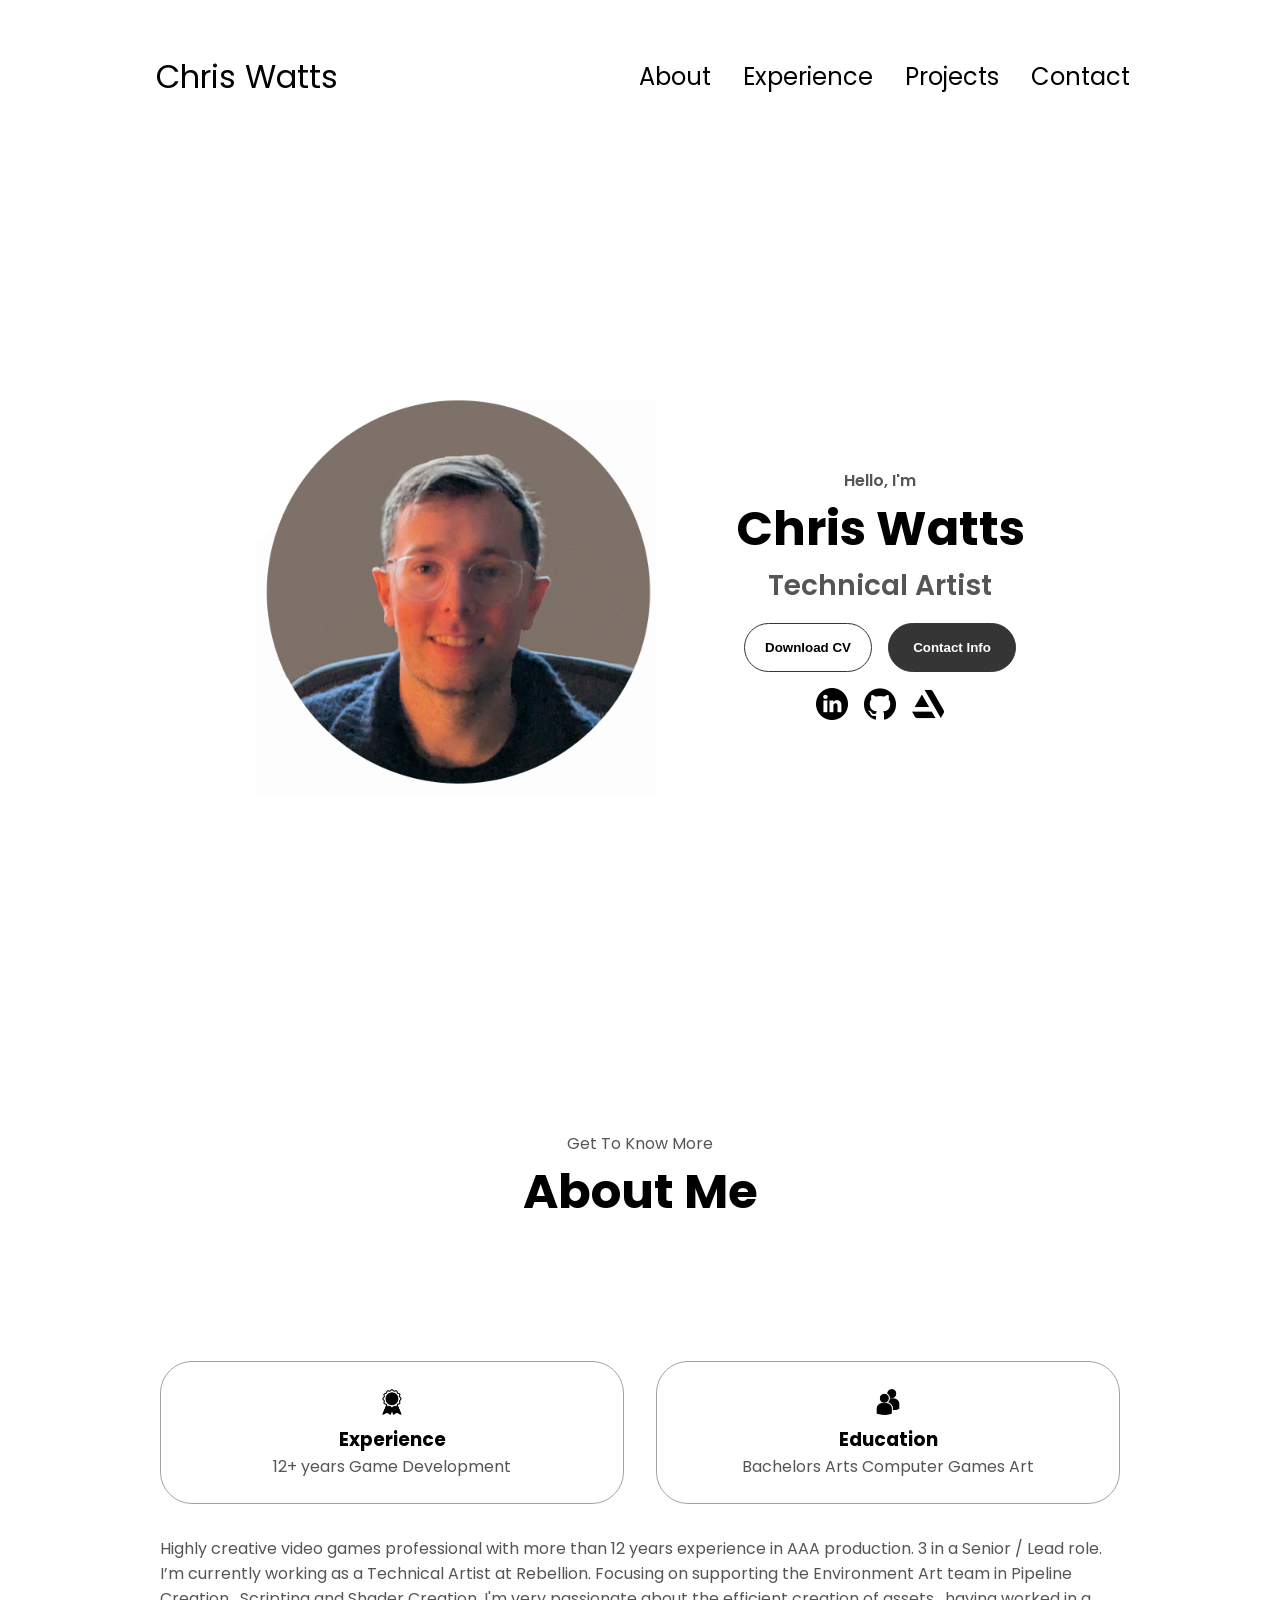
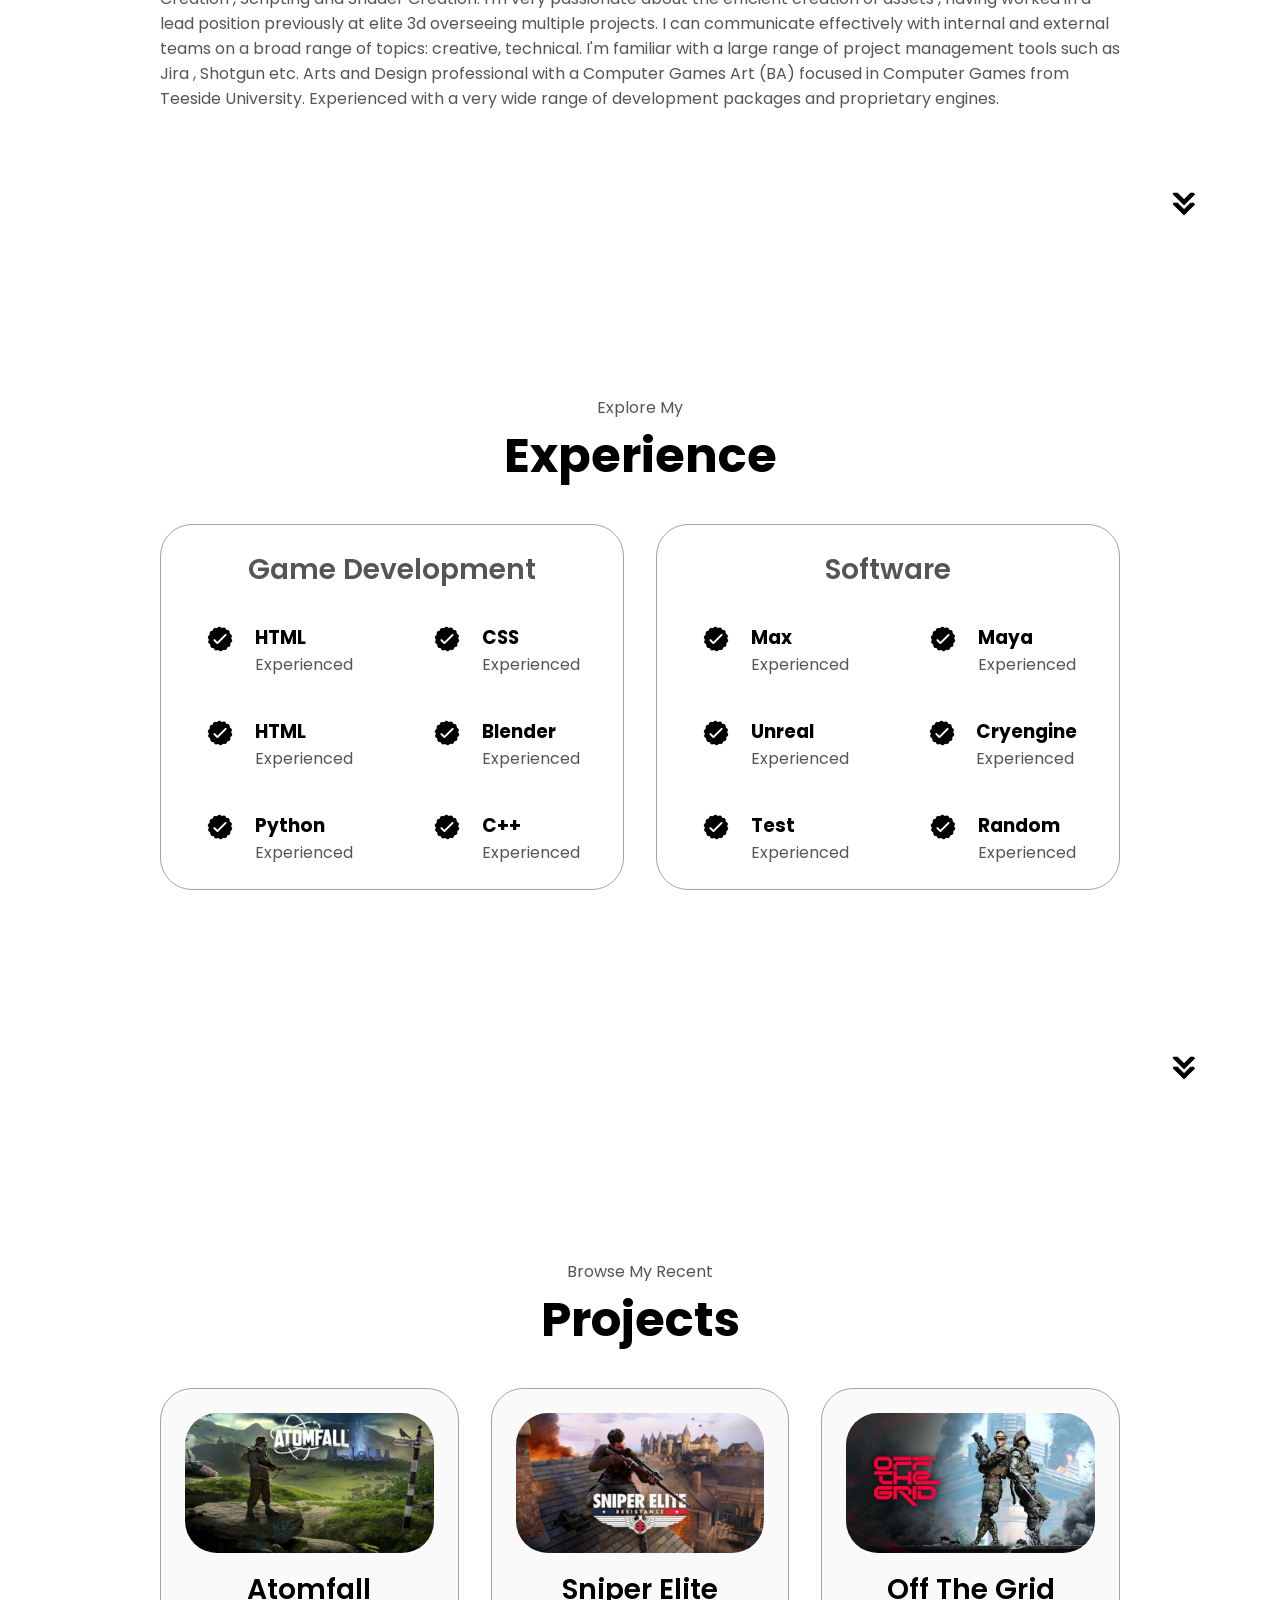
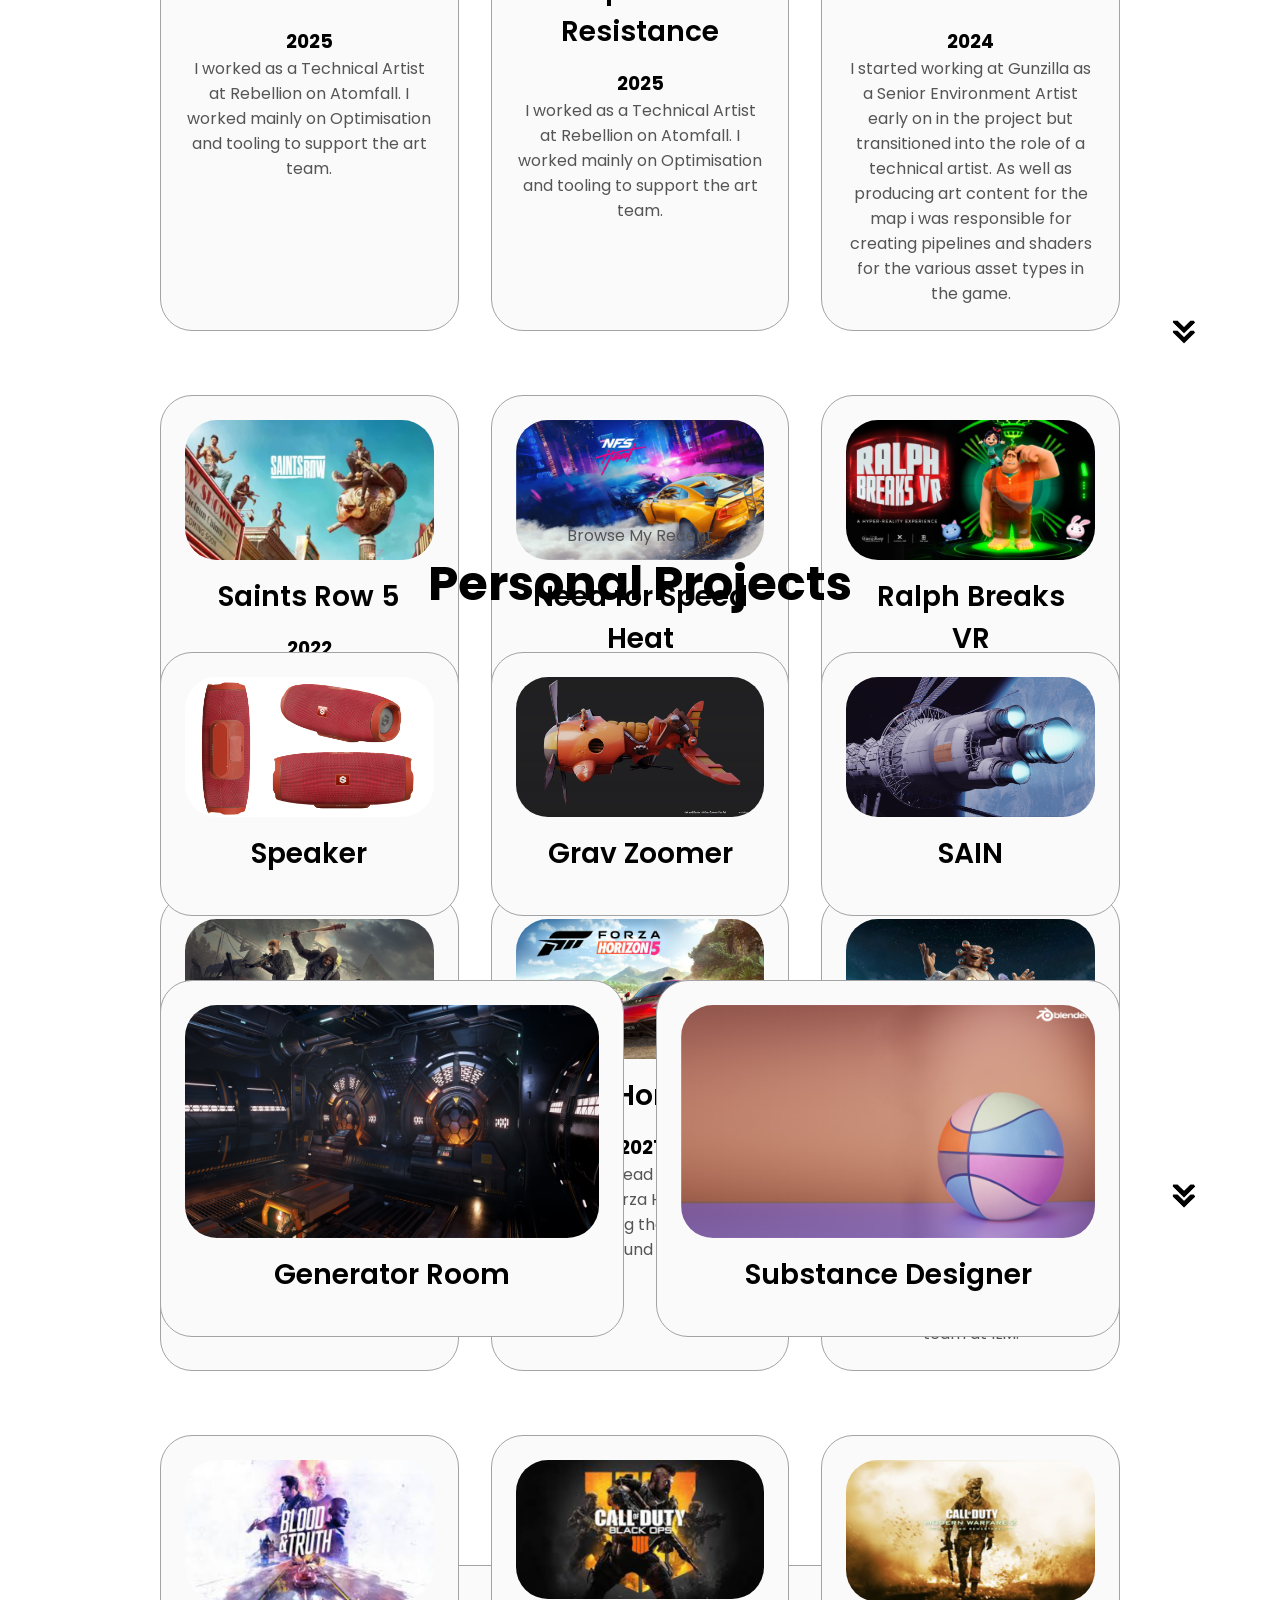
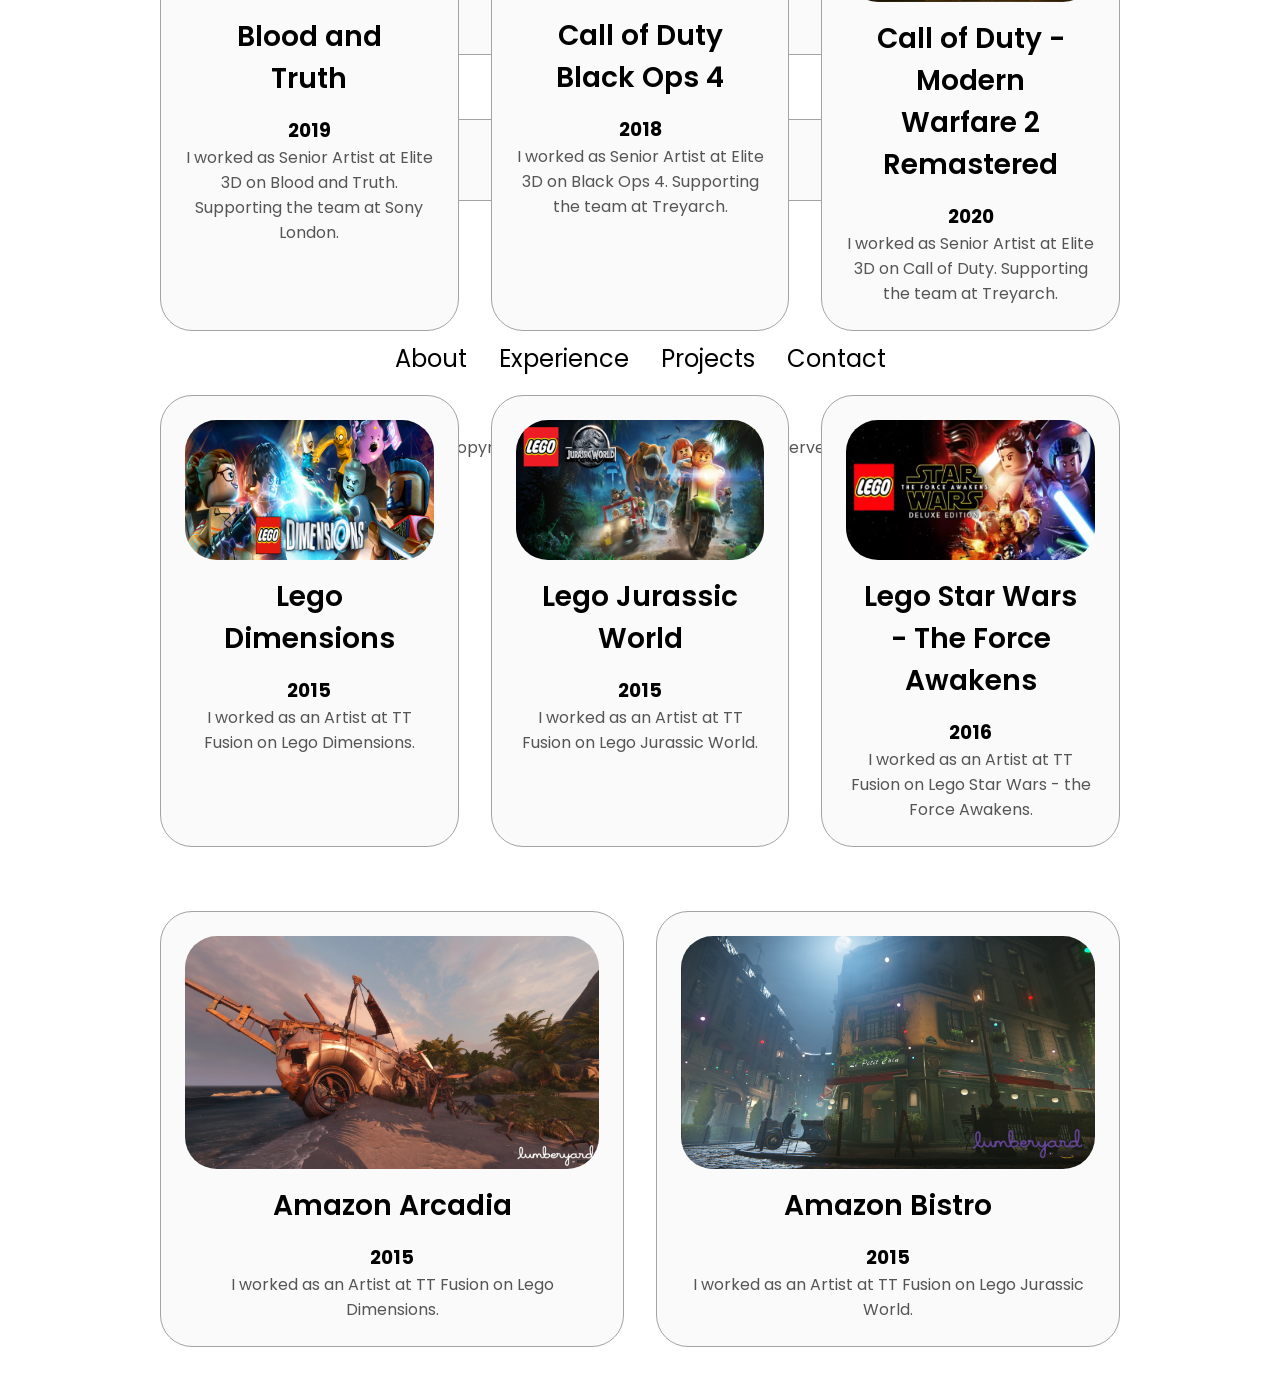
<file: index.html>
<!DOCTYPE html>
<html lang="en">
<head>
    <meta charset="UTF-8">
    <meta name="viewport" content="width=device-width, initial-scale=1.0">
    <title>My Portfolio</title>
    <link rel="stylesheet" href="style.css">
    <link rel="stylesheet" href="mediaqueries.css">
</head>
<body>
    <nav id="desktop-nav">
        <div class="logo">Chris Watts</div>
        <div>
            <ul class="nav-links">
                <li><a href="#about">About</a></li>
                <li><a href="#experience">Experience</a></li>
                <li><a href="#projects">Projects</a></li>
                <li><a href="#contact">Contact</a></li>
            </ul>
        </div>
    </nav>
    <nav id="hamburger-nav">
        <div class="logo">Chris Watts</div>
        <div class="hamburger-menu">
            <div class="hamburger-icon" onclick="toggleMenu()">
                <span></span>
                <span></span>
                <span></span>
            </div>
            <div class="menu-links">
                <li><a href="#about" onclick="toggleMenu()">About</a></li>
                <li><a href="#experience" onclick="toggleMenu()">Experience</a></li>
                <li><a href="#projects" onclick="toggleMenu()">Projects</a></li>
                <li><a href="#contact" onclick="toggleMenu()">Contact</a></li>
            </div>
        </div>
    </nav>
    <section id="profile">
        <div class="section__pic-container">
            <img src="./assets/Headshot01.png" alt="Chris Watts Profile Picture">
        </div>
        <div class="section__text">
            <p class="section__text__p1">Hello, I'm</p>
            <h1 class="title">Chris Watts</h1>
            <p class="section__text__p2">Technical Artist</p>
            <div class="btn-container">
                <button class="btn btn-color-2"
                onclick="window.open('./assets/CV_CW_2025.pdf')"
                >Download CV</button>
                <button class="btn btn-color-1"
                onclick="location.href='./#contact'"
                >Contact Info</button>
            </div>
            <div id="socials-container">
                <img src="./assets/linkedin.png" alt="My LinkedIn Profile"
                class="icon"
                onclick="location.href='https://www.linkedin.com/in/christopher-watts-/'">
                <img src="./assets/github.png" alt="My Github Profile"
                class="icon"
                 onclick="location.href='https://github.com/crocley'">
                 <img src="./assets/artstation.png" alt="My Artstation Profile"
                class="icon"
                 onclick="location.href='https://www.artstation.com/cwatts'">
            </div>
        </div>
    </section>
    <section id="about">
        <p class="section__text__p1">Get To Know More</p>
        <h1 class="title">About Me</h1>
        <div class="section-container">
            <div class="about-details-container">
                <div class="about-containers">
                    <div class="details-container">
                        <img src="./assets/experience.png" alt="Experience Icon"
                        class="icon">
                        <h3>Experience</h3>
                        <p>12+ years Game Development</p>
                    </div>
                    <div class="details-container">
                        <img src="./assets/education.png" alt="Education Icon"
                        class="icon">
                        <h3>Education</h3>
                        <p>Bachelors Arts Computer Games Art</p>
                    </div>
                </div>
                <div class="text-container">
                    <p> Highly creative video games professional with more than 12 years experience in AAA production. 3 in a Senior / Lead role.

I’m currently working as a Technical Artist at Rebellion. Focusing on supporting the Environment Art team in Pipeline Creation , Scripting and Shader Creation.

I'm very passionate about the efficient creation of assets , having worked in a lead position previously at elite 3d overseeing multiple projects.

I can communicate effectively with internal and external teams on a broad range of topics: creative, technical. I'm familiar with a large range of project management tools such as Jira , Shotgun etc.

Arts and Design professional with a Computer Games Art (BA) focused in Computer Games from Teeside University.

Experienced with a very wide range of development packages and proprietary engines.</p>
                </div>
            </div>
        </div>
        <img src="./assets/arrow.png" alt="Arrow" class="icon arrow" onclick="location.href='./#experience'">
    </section>
    <section id="experience">
        <p class="section__text__p1">Explore My</p>
        <h1 class="title">Experience</h1>
        <div class="experience-details-container">
            <div class="about-containers">
                <div class="details-container">
                    <h2 class="experience-sub-title">Game Development</h2>
                    <div class="article-container">
                        <article>
                            <img src="./assets/checkmark.png"
                            alt="Experience icon"
                            class="icon">
                            <div>
                                <h3>HTML</h3>
                                <p>Experienced</p>
                            </div>
                        </article>
                        <article>
                            <img src="./assets/checkmark.png"
                            alt="Experience icon"
                            class="icon">
                            <div>
                                <h3>CSS</h3>
                                <p>Experienced</p>
                            </div>
                        </article>
                        <article>
                            <img src="./assets/checkmark.png"
                            alt="Experience icon"
                            class="icon">
                            <div>
                                <h3>HTML</h3>
                                <p>Experienced</p>
                            </div>
                        </article>
                        <article>
                            <img src="./assets/checkmark.png"
                            alt="Experience icon"
                            class="icon">
                            <div>
                                <h3>Blender</h3>
                                <p>Experienced</p>
                            </div>
                        </article>
                        <article>
                            <img src="./assets/checkmark.png"
                            alt="Experience icon"
                            class="icon">
                            <div>
                                <h3>Python</h3>
                                <p>Experienced</p>
                            </div>
                        </article>
                        <article>
                            <img src="./assets/checkmark.png"
                            alt="Experience icon"
                            class="icon">
                            <div>
                                <h3>C++</h3>
                                <p>Experienced</p>
                            </div>
                        </article>
                    </div>
                </div>
                <div class="details-container">
                    <h2 class="experience-sub-title">Software</h2>
                    <div class="article-container">
                        <article>
                            <img src="./assets/checkmark.png"
                            alt="Experience icon"
                            class="icon">
                            <div>
                                <h3>Max</h3>
                                <p>Experienced</p>
                            </div>
                        </article>
                        <article>
                            <img src="./assets/checkmark.png"
                            alt="Experience icon"
                            class="icon">
                            <div>
                                <h3>Maya</h3>
                                <p>Experienced</p>
                            </div>
                        </article>
                        <article>
                            <img src="./assets/checkmark.png"
                            alt="Experience icon"
                            class="icon">
                            <div>
                                <h3>Unreal</h3>
                                <p>Experienced</p>
                            </div>
                        </article>
                        <article>
                            <img src="./assets/checkmark.png"
                            alt="Experience icon"
                            class="icon">
                            <div>
                                <h3>Cryengine</h3>
                                <p>Experienced</p>
                            </div>
                        </article>
                        <article>
                            <img src="./assets/checkmark.png"
                            alt="Experience icon"
                            class="icon">
                            <div>
                                <h3>Test</h3>
                                <p>Experienced</p>
                            </div>
                        </article>
                        <article>
                            <img src="./assets/checkmark.png"
                            alt="Experience icon"
                            class="icon">
                            <div>
                                <h3>Random</h3>
                                <p>Experienced</p>
                            </div>
                        </article>
                    </div>
                </div>
            </div>
        </div>
        <img src="./assets/arrow.png"
        alt="Arrow"
        class="icon arrow"
        onclick="location.href='./#projects'">
    </section>
    <section id="projects">
        <p class="section__text__p1">Browse My Recent</p>
        <h1 class="title">Projects</h1>
        <div class="experience-details-container">
            <div class="about-containers">
            <div class="details-container color-container">
                <div class="article-container">
                    <a href='https://atomfall.com/' class="thumbnail-link">
                        <img class="thumbnail-interact" src="./assets/CommercialProjects/thumbs/Atomfall_thumb.jpg" alt="">
                    </a>
                </div>
                <h2 class="experience-sub-title project-title">Atomfall</h2>
                <h3>2025</h3>
                <p>
                    I worked as a Technical Artist at Rebellion on Atomfall. I worked mainly on Optimisation and tooling to support the art team.
                </p>
            </div>
            <div class="details-container color-container">
                <div class="article-container">
                    <a href='https://sniperelite.com/' class="thumbnail-link">
                        <img class="thumbnail-interact" src="./assets/CommercialProjects/thumbs/SER_thumb.jpg" alt="">
                    </a>
                </div>
                <h2 class="experience-sub-title project-title">Sniper Elite Resistance</h2>
                <h3>2025</h3>
                <p>
                    I worked as a Technical Artist at Rebellion on Atomfall. I worked mainly on Optimisation and tooling to support the art team.
                </p>
            </div>
            <div class="details-container color-container">
                <div class="article-container">
                    <a href='https://gameoffthegrid.com/#abou' class="thumbnail-link">
                        <img class="thumbnail-interact" src="./assets/CommercialProjects/thumbs/OTG_thumb.jpg" alt="">
                    </a>
                </div>
                <h2 class="experience-sub-title project-title">Off The Grid</h2>
                <h3>2024</h3>
                <p>
                    I started working at Gunzilla as a Senior Environment Artist early on in the project but transitioned into the role of a technical artist. As well as producing art content for the map i was responsible for creating pipelines and shaders for the various asset types in the game.
                </p>
            </div>
            </div>
        </div>
        <div class="experience-details-container">
            <div class="about-containers">
            <div class="details-container color-container">
                <div class="article-container">
                    <a href='https://www.deepsilver.com/games/saints-row' class="thumbnail-link">
                        <img class="thumbnail-interact" src="./assets/CommercialProjects/thumbs/Saints_Row_thumb.jpg" alt="">
                    </a>
                </div>
                <h2 class="experience-sub-title project-title">Saints Row 5</h2>
                <h3>2022</h3>
                <p>
                    I worked as a Lead Artist at Elite 3D on Saint Row 5.
                </p>
            </div>
            <div class="details-container color-container">
                <div class="article-container">
                    <a href='https://www.ea.com/en/games/need-for-speed/need-for-speed-heat' class="thumbnail-link">
                        <img class="thumbnail-interact" src="./assets/CommercialProjects/thumbs/NeedForSpeed_thumb.jpg" alt="">
                    </a>
                </div>
                <h2 class="experience-sub-title project-title">Need for Speed Heat</h2>
                <h3>2019</h3>
                <p>
                    I worked as a Lead Artist at Elite 3D on Need for Speed Heat. Supporting the team at EA Ghost.
                </p>
            </div>
            <div class="details-container color-container">
                <div class="article-container">
                    <a href='https://www.youtube.com/watch?v=fpLLcRNiktY' class="thumbnail-link">
                        <img class="thumbnail-interact" src="./assets/CommercialProjects/thumbs/Ralph_Breaks_VR_thumb.jpg" alt="">
                    </a>
                </div>
                <h2 class="experience-sub-title project-title">Ralph Breaks VR</h2>
                <h3>2018</h3>
                <p>
                    I worked as a Lead Artist at Elite 3D on Ralph Breaks VR. Supporting the team at ILM.
                </p>
            </div>
            </div>
        </div>
        <div class="experience-details-container">
            <div class="about-containers">
            <div class="details-container color-container">
                <div class="article-container">
                    <a href='https://www.youtube.com/watch?v=5zh_rtxS1Jk' class="thumbnail-link">
                        <img class="thumbnail-interact" src="./assets/CommercialProjects/thumbs/OverkillWalkingDead_thumb.jpg" alt="">
                    </a>
                </div>
                <h2 class="experience-sub-title project-title">Overkill the Walking Dead</h2>
                <h3>2018</h3>
                <p>
                    I worked as Senior 3D Artist at Elite 3D on Overkill's the Walking Dead. Supporting the team at Starbreeze.
                </p>
            </div>
            <div class="details-container color-container">
                <div class="article-container">
                    <a href='https://forza.net/forzahorizon5' class="thumbnail-link">
                        <img class="thumbnail-interact" src="./assets/CommercialProjects/thumbs/Forza5_thumb.jpg" alt="">
                    </a>
                </div>
                <h2 class="experience-sub-title project-title">Forza Horizon 5</h2>
                <h3>2021</h3>
                <p>
                    I worked as Lead Artist at Elite 3D on Forza Horizon 5. Supporting the team at Playground Games.
                </p>
            </div>
            <div class="details-container color-container">
                <div class="article-container">
                    <a href='https://www.playstation.com/en-gb/games/star-wars-tales-from-the-galaxys-edge-enhanced-edition/' class="thumbnail-link">
                        <img class="thumbnail-interact" src="./assets/CommercialProjects/thumbs/StarWarsVR_thumb.jpg" alt="">
                    </a>
                </div>
                <h2 class="experience-sub-title project-title">Star Wars Tales from the Galaxy's Edge</h2>
                <h3>2020</h3>
                <p>
                    I worked as Lead Artist at Elite 3D on Star Wars Tales from the Galaxy Edge. Supporting the team at ILM.
                </p>
            </div>
            </div>
        </div>
        <div class="experience-details-container">
            <div class="about-containers">
            <div class="details-container color-container">
                <div class="article-container">
                    <a href='https://www.playstation.com/en-gb/games/blood-and-truth/' class="thumbnail-link">
                        <img class="thumbnail-interact" src="./assets/CommercialProjects/thumbs/BloodandTruth_thumb.jpg" alt="">
                    </a>
                </div>
                <h2 class="experience-sub-title project-title">Blood and Truth</h2>
                <h3>2019</h3>
                <p>
                    I worked as Senior Artist at Elite 3D on Blood and Truth. Supporting the team at Sony London.
                </p>
            </div>
            <div class="details-container color-container">
                <div class="article-container">
                    <a href='https://www.callofduty.com/uk/en/blackops4/pc' class="thumbnail-link">
                        <img class="thumbnail-interact" src="./assets/CommercialProjects/thumbs/CodBO_thumb.jpg" alt="">
                    </a>
                </div>
                <h2 class="experience-sub-title project-title">Call of Duty Black Ops 4</h2>
                <h3>2018</h3>
                <p>
                    I worked as Senior Artist at Elite 3D on Black Ops 4. Supporting the team at Treyarch.
                </p>
            </div>
            <div class="details-container color-container">
                <div class="article-container">
                    <a href='https://www.callofduty.com/mw2campaignremastered' class="thumbnail-link">
                        <img class="thumbnail-interact" src="./assets/CommercialProjects/thumbs/CodMW2_thumb.jpg" alt="">
                    </a>
                </div>
                <h2 class="experience-sub-title project-title">Call of Duty - Modern Warfare 2 Remastered</h2>
                <h3>2020</h3>
                <p>
                    I worked as Senior Artist at Elite 3D on Call of Duty. Supporting the team at Treyarch.
                </p>
            </div>
            </div>
        </div>
        <div class="experience-details-container">
            <div class="about-containers">
            <div class="details-container color-container">
                <div class="article-container">
                    <a href='https://www.ttgames.com/games/lego-dimensions' class="thumbnail-link">
                        <img class="thumbnail-interact" src="./assets/CommercialProjects/thumbs/LegoDimensions_thumb.jpg" alt="">
                    </a>
                </div>
                <h2 class="experience-sub-title project-title">Lego Dimensions</h2>
                <h3>2015</h3>
                <p>
                    I worked as an Artist at TT Fusion on Lego Dimensions.
                </p>
            </div>
            <div class="details-container color-container">
                <div class="article-container">
                    <a href='https://www.ttgames.com/games/lego-jurassic-world' class="thumbnail-link">
                        <img class="thumbnail-interact" src="./assets/CommercialProjects/thumbs/LegoJurassicWorld_thumb.jpg" alt="">
                    </a>
                </div>
                <h2 class="experience-sub-title project-title">Lego Jurassic World</h2>
                <h3>2015</h3>
                <p>
                    I worked as an Artist at TT Fusion on Lego Jurassic World.
                </p>
            </div>
            <div class="details-container color-container">
                <div class="article-container">
                    <a href='https://www.ttgames.com/games/lego-star-wars-the-force-awakens' class="thumbnail-link">
                        <img class="thumbnail-interact" src="./assets/CommercialProjects/thumbs/LegoStarWars_thumb.jpg" alt="">
                    </a>
                </div>
                <h2 class="experience-sub-title project-title">Lego Star Wars - The Force Awakens</h2>
                <h3>2016</h3>
                <p>
                    I worked as an Artist at TT Fusion on Lego Star Wars - the Force Awakens.
                </p>
            </div>
            </div>
        </div>
        <div class="experience-details-container">
            <div class="about-containers">
            <div class="details-container color-container">
                <div class="article-container">
                    <a href='https://www.ttgames.com/games/lego-dimensions' class="thumbnail-link">
                        <img class="thumbnail-interact" src="./assets/CommercialProjects/thumbs/ArcadiaDemo_thumb.jpg" alt="">
                    </a>
                </div>
                <h2 class="experience-sub-title project-title">Amazon Arcadia</h2>
                <h3>2015</h3>
                <p>
                    I worked as an Artist at TT Fusion on Lego Dimensions.
                </p>
            </div>
            <div class="details-container color-container">
                <div class="article-container">
                    <a href='https://developer.nvidia.com/orca/amazon-lumberyard-bistro' class="thumbnail-link">
                        <img class="thumbnail-interact" src="./assets/CommercialProjects/thumbs/Amazon_Bistro_thumb.jpg" alt="">
                    </a>
                </div>
                <h2 class="experience-sub-title project-title">Amazon Bistro</h2>
                <h3>2015</h3>
                <p>
                    I worked as an Artist at TT Fusion on Lego Jurassic World.
                </p>
            </div>
            </div>
        </div>
        <img src="./assets/arrow.png"
        alt="Arrow"
        class="icon arrow"
        onclick="location.href='./#personal_projects'">
    </section>
    <section id="personal_projects">
        <p class="section__text__p1">Browse My Recent</p>
        <h1 class="title">Personal Projects</h1>
        <div class="experience-details-container">
            <div class="about-containers">
            <div class="details-container color-container">
                <div class="article-container">
                    <a href='/personal_projects.html#Speaker' class="thumbnail-link">
                        <img class="thumbnail-interact" src="./assets/Projects/Speaker/Speaker_Thumb.jpg" alt="">
                    </a>
                </div>
                <h2 class="experience-sub-title project-title">Speaker</h2>
                <div class="btn-container">
                </div>
            </div>
            <div class="details-container color-container">
                <div class="article-container">
                    <a href='/personal_projects.html#Zoomer' class="thumbnail-link">
                        <img class="thumbnail-interact" src="./assets/Projects/Zoomer/chris-watts-low-side-render-01.jpg" alt="">
                    </a>
                </div>
                <h2 class="experience-sub-title project-title">Grav Zoomer</h2>
                <div class="btn-container">
                </div>
            </div>
            <div class="details-container color-container">
                <div class="article-container">
                    <a href='/personal_projects.html#SAIN' class="thumbnail-link">
                        <img class="thumbnail-interact" src="./assets/Projects/SAIN/Sain_thumbnail.jpg" alt="">
                    </a>
                </div>
                <h2 class="experience-sub-title project-title">SAIN</h2>
                <div class="btn-container">
                </div>
            </div>
            </div>
        </div>
        <div class="experience-details-container">
            <div class="about-containers">
                <div class="details-container color-container">
                    <div class="article-container">
                        <a href='/personal_projects.html#Generator' class="thumbnail-link">
                            <img class="thumbnail-interact" src="./assets/Projects/GeneratorRoom/GeneratorRoom_thumbnail.jpg" alt="">
                        </a>
                    </div>
                    <h2 class="experience-sub-title project-title">Generator Room</h2>
                    <div class="btn-container">
                    </div>
                </div>
                <div class="details-container color-container">
                    <div class="article-container">
                        <a href='/personal_projects.html#Designer' class="thumbnail-link">
                            <img class="thumbnail-interact" src="./assets/Projects/Basketball/Basketball_thumbnail.jpg" alt="">
                        </a>
                    </div>
                    <h2 class="experience-sub-title project-title">Substance Designer</h2>
                    <div class="btn-container">
                    </div>
                </div>
            <img src="./assets/arrow.png"
            alt="Arrow"
            class="icon arrow"
            onclick="location.href='./#contact'">
            </div>
        </div>
    <img src="./assets/arrow.png"
    alt="Arrow" class="icon arrow"
    onclick="location.href='./#contact'">
    </section>
    <section id="contact">
        <p class="section__text__p1">Get in Touch</p>
        <h1 class="title">Contact Me</h1>
        <div class="contact-info-upper-container">
            <div class="contact-info-container">
                <img src="./assets/email.png" alt="Email Icon" class="icon contact-icon email-icon">
                <p><a href="mailto:cwattseng@gmail.com">cwattseng@gmail.com</a></p>
            </div>
        </div>
        <div class="contact-info-upper-container">
            <div class="contact-info-container">
                <img src="./assets/linkedin.png" alt="LinkedIn Icon" class="icon contact-icon">
                <p><a href="https://www.linkedin.com/in/christopher-watts-/">LinkedIn</a></p>
            </div>
        </div>
    </section>
    <footer>
        <nav>
            <div class="nav-links-container">
                <ul class="nav-links">
                <li><a href="#about">About</a></li>
                <li><a href="#experience">Experience</a></li>
                <li><a href="#projects">Projects</a></li>
                <li><a href="#contact">Contact</a></li>
            </ul>
            </div>
        </nav>
        <p>Copyright &#169; 2026 Chris Watts. All Rights Reserved</p>
    </footer>
    <script src="script.js"></script>
</body>
</html>
</file>
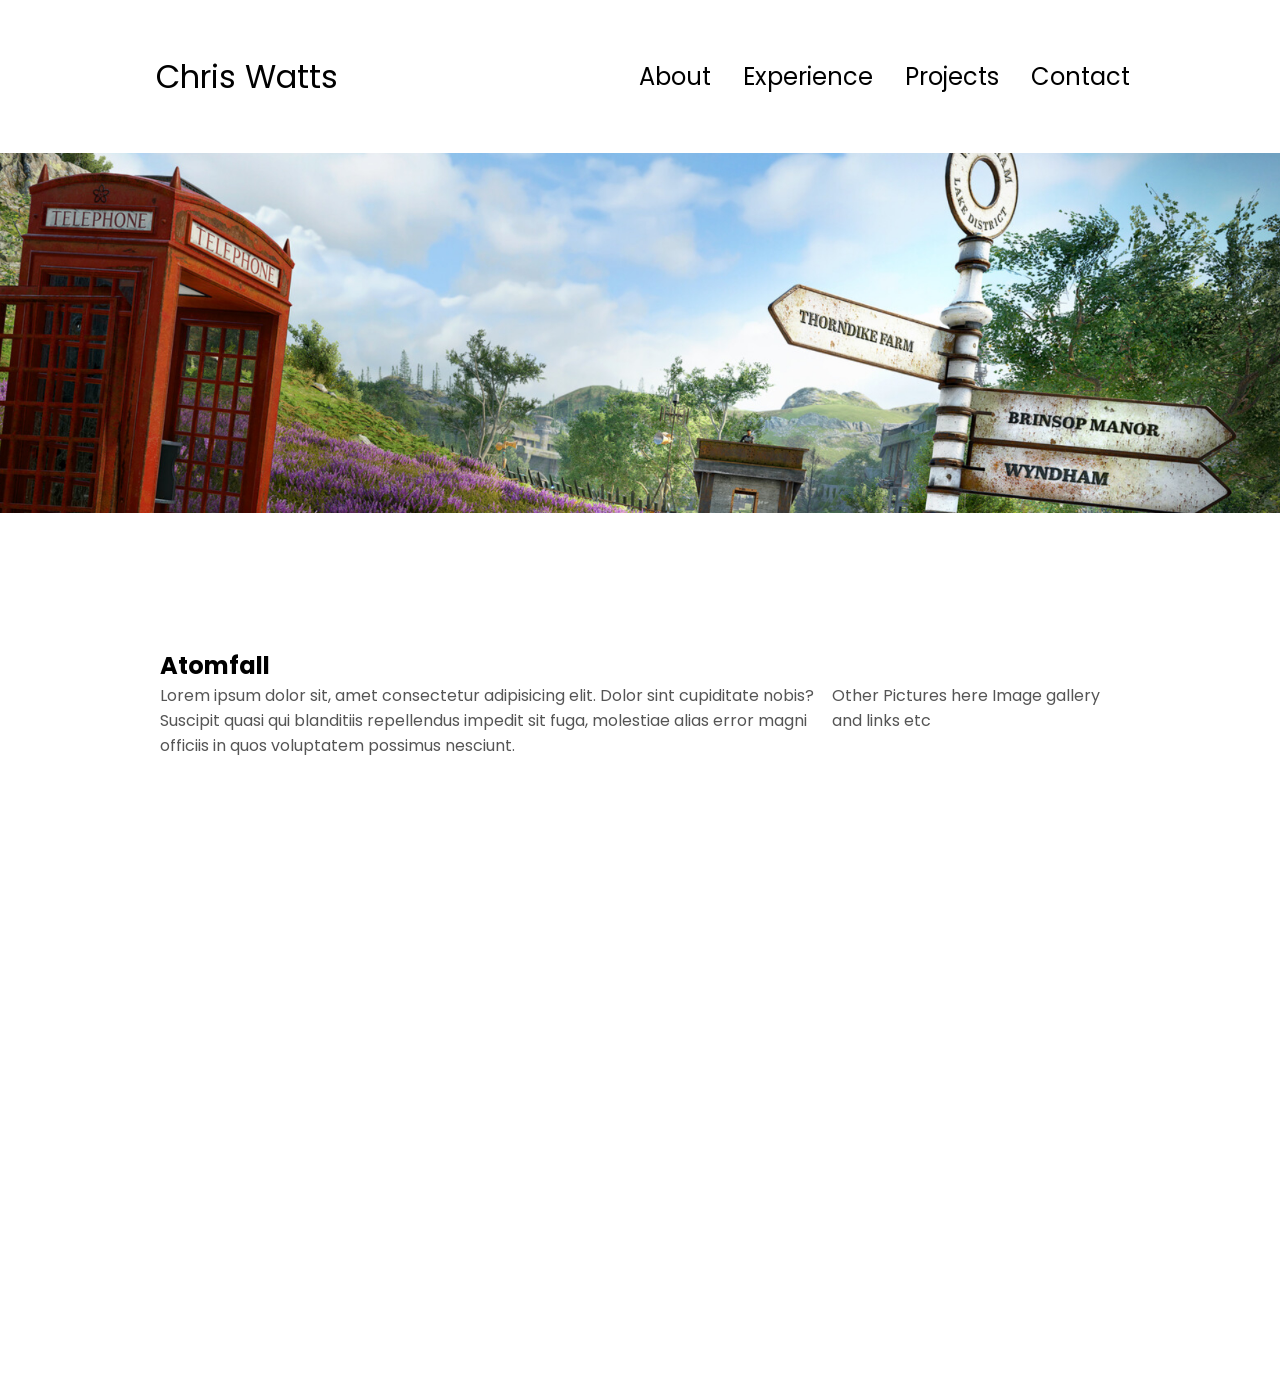
<file: atomfall.html>
<!DOCTYPE html>
<html lang="en">
<head>
    <meta charset="UTF-8">
    <meta name="viewport" content="width=device-width, initial-scale=1.0">
    <title>My Portfolio</title>
    <link rel="stylesheet" href="style.css">
    <link rel="stylesheet" href="mediaqueries.css">
</head>
<body>
    <nav id="desktop-nav">
        <div class="logo">Chris Watts</div>
        <div>
            <ul class="nav-links">
                <li><a href="#about">About</a></li>
                <li><a href="#experience">Experience</a></li>
                <li><a href="#projects">Projects</a></li>
                <li><a href="#contact">Contact</a></li>
            </ul>
        </div>
    </nav>
    <nav id="hamburger-nav">
        <div class="logo">Chris Watts</div>
        <div class="hamburger-menu">
            <div class="hamburger-icon" onclick="toggleMenu()">
                <span></span>
                <span></span>
                <span></span>
            </div>
            <div class="menu-links">
                <li><a href="#about" onclick="toggleMenu()">About</a></li>
                <li><a href="#experience" onclick="toggleMenu()">Experience</a></li>
                <li><a href="#projects" onclick="toggleMenu()">Projects</a></li>
                <li><a href="#contact" onclick="toggleMenu()">Contact</a></li>
            </div>
        </div>
    </nav>
    <img class="commercial-project-title-image-landscape" src="./assets/CommercialProjects/Atomfall/Atomfall_Cover.jpg" alt="">
    <section>
        <h1>Atomfall</h1>
        <div class="commercial-row">
            <div class="commercial-column-wide">
                <p>
                    Lorem ipsum dolor sit, amet consectetur adipisicing elit. Dolor sint cupiditate nobis? Suscipit quasi qui blanditiis repellendus impedit sit fuga, molestiae alias error magni officiis in quos voluptatem possimus nesciunt.
                </p>
                <div class="videoWrapper">
                    <iframe src="https://www.youtube.com/embed/iCGyfXGPSvc?si=-t7GUVQ93slUJq1V" title="YouTube video player" frameborder="0" allow="accelerometer; autoplay; clipboard-write; encrypted-media; gyroscope; picture-in-picture; web-share" referrerpolicy="strict-origin-when-cross-origin" allowfullscreen></iframe>
                </div>
            </div>
            <div class="commercial-column-thin">
                <p>Other Pictures here
                    Image gallery and links etc
                </p>
                
            </div>
        </div>
    </section>
</body>
</file>
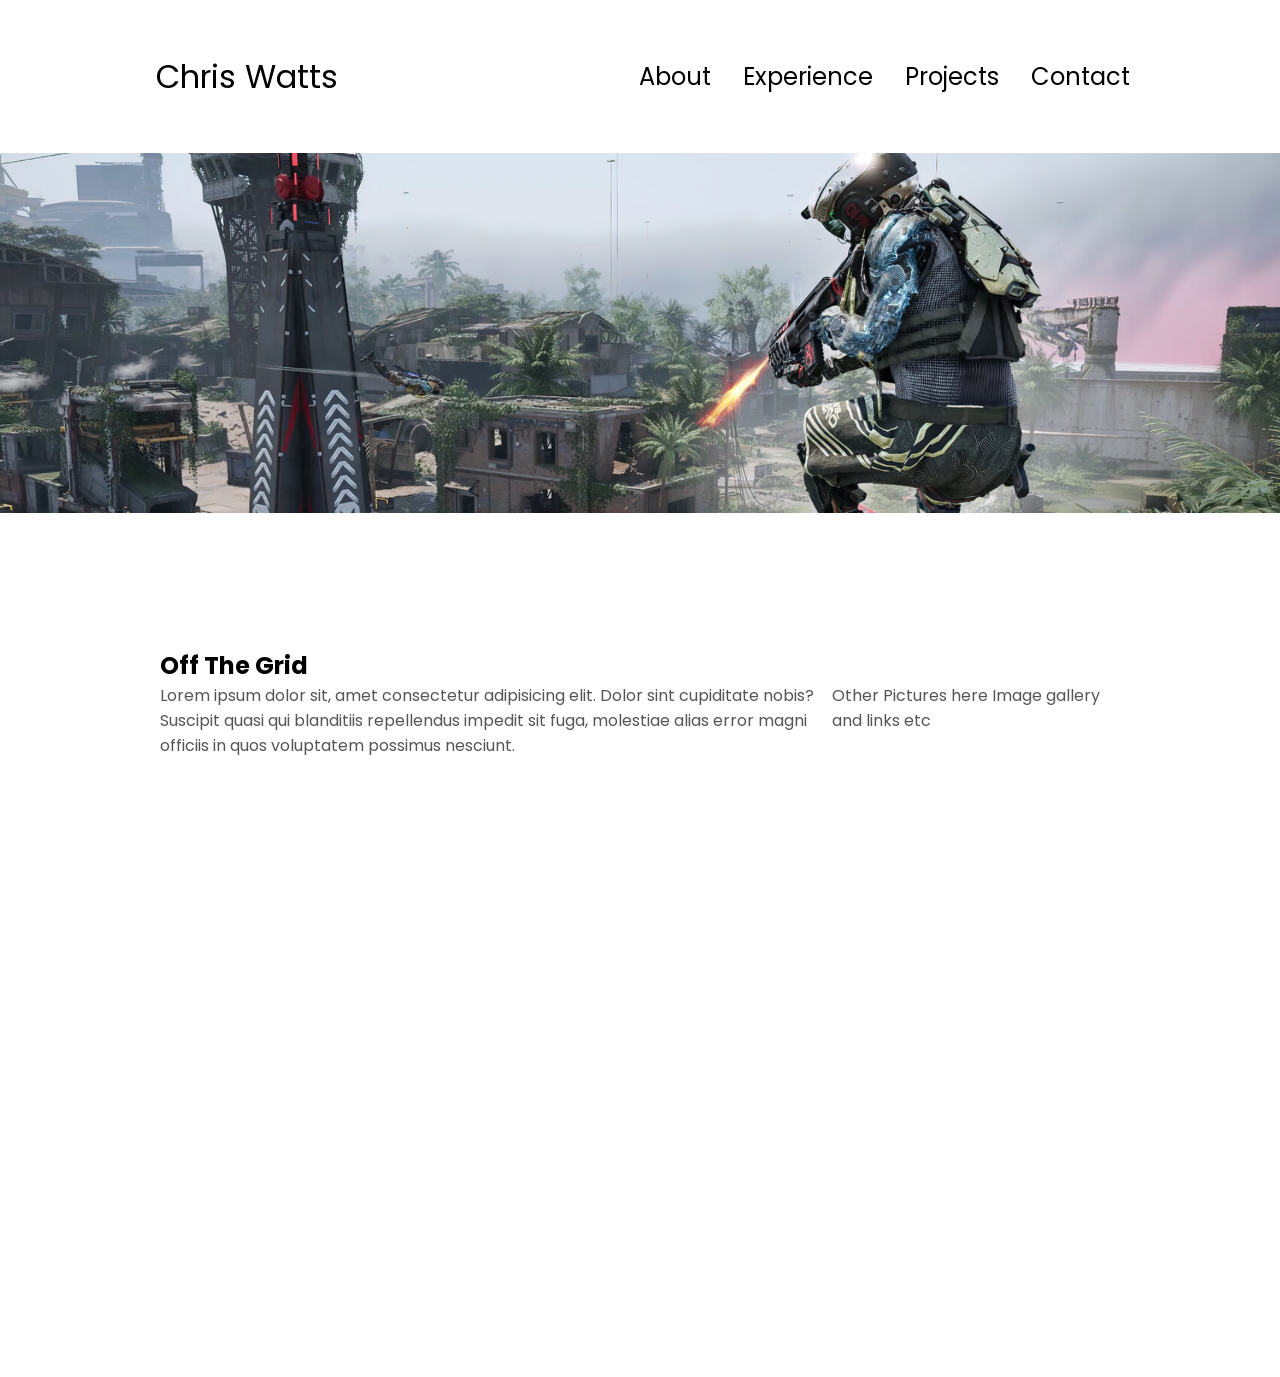
<file: offthegrid.html>
<!DOCTYPE html>
<html lang="en">
<head>
    <meta charset="UTF-8">
    <meta name="viewport" content="width=device-width, initial-scale=1.0">
    <title>My Portfolio</title>
    <link rel="stylesheet" href="style.css">
    <link rel="stylesheet" href="mediaqueries.css">
</head>
<body>
    <nav id="desktop-nav">
        <div class="logo">Chris Watts</div>
        <div>
            <ul class="nav-links">
                <li><a href="#about">About</a></li>
                <li><a href="#experience">Experience</a></li>
                <li><a href="#projects">Projects</a></li>
                <li><a href="#contact">Contact</a></li>
            </ul>
        </div>
    </nav>
    <nav id="hamburger-nav">
        <div class="logo">Chris Watts</div>
        <div class="hamburger-menu">
            <div class="hamburger-icon" onclick="toggleMenu()">
                <span></span>
                <span></span>
                <span></span>
            </div>
            <div class="menu-links">
                <li><a href="#about" onclick="toggleMenu()">About</a></li>
                <li><a href="#experience" onclick="toggleMenu()">Experience</a></li>
                <li><a href="#projects" onclick="toggleMenu()">Projects</a></li>
                <li><a href="#contact" onclick="toggleMenu()">Contact</a></li>
            </div>
        </div>
    </nav>
    <img class="commercial-project-title-image-landscape" src="./assets/CommercialProjects/OTG/OTG_Cover.jpg" alt="">
    <section>
        <h1>Off The Grid</h1>
        <div class="commercial-row">
            <div class="commercial-column-wide">
                <p>
                    Lorem ipsum dolor sit, amet consectetur adipisicing elit. Dolor sint cupiditate nobis? Suscipit quasi qui blanditiis repellendus impedit sit fuga, molestiae alias error magni officiis in quos voluptatem possimus nesciunt.
                </p>
                <div class="videoWrapper">
                    <iframe src="https://www.youtube.com/embed/OLVvTd-0ZhQ" title="Off The Grid | Steam Launch Trailer" frameborder="0" allow="accelerometer; autoplay; clipboard-write; encrypted-media; gyroscope; picture-in-picture; web-share" referrerpolicy="strict-origin-when-cross-origin" allowfullscreen></iframe>
                </div>
            </div>
            <div class="commercial-column-thin">
                <p>Other Pictures here
                    Image gallery and links etc
                </p>
                
            </div>
        </div>
    </section>
</file>
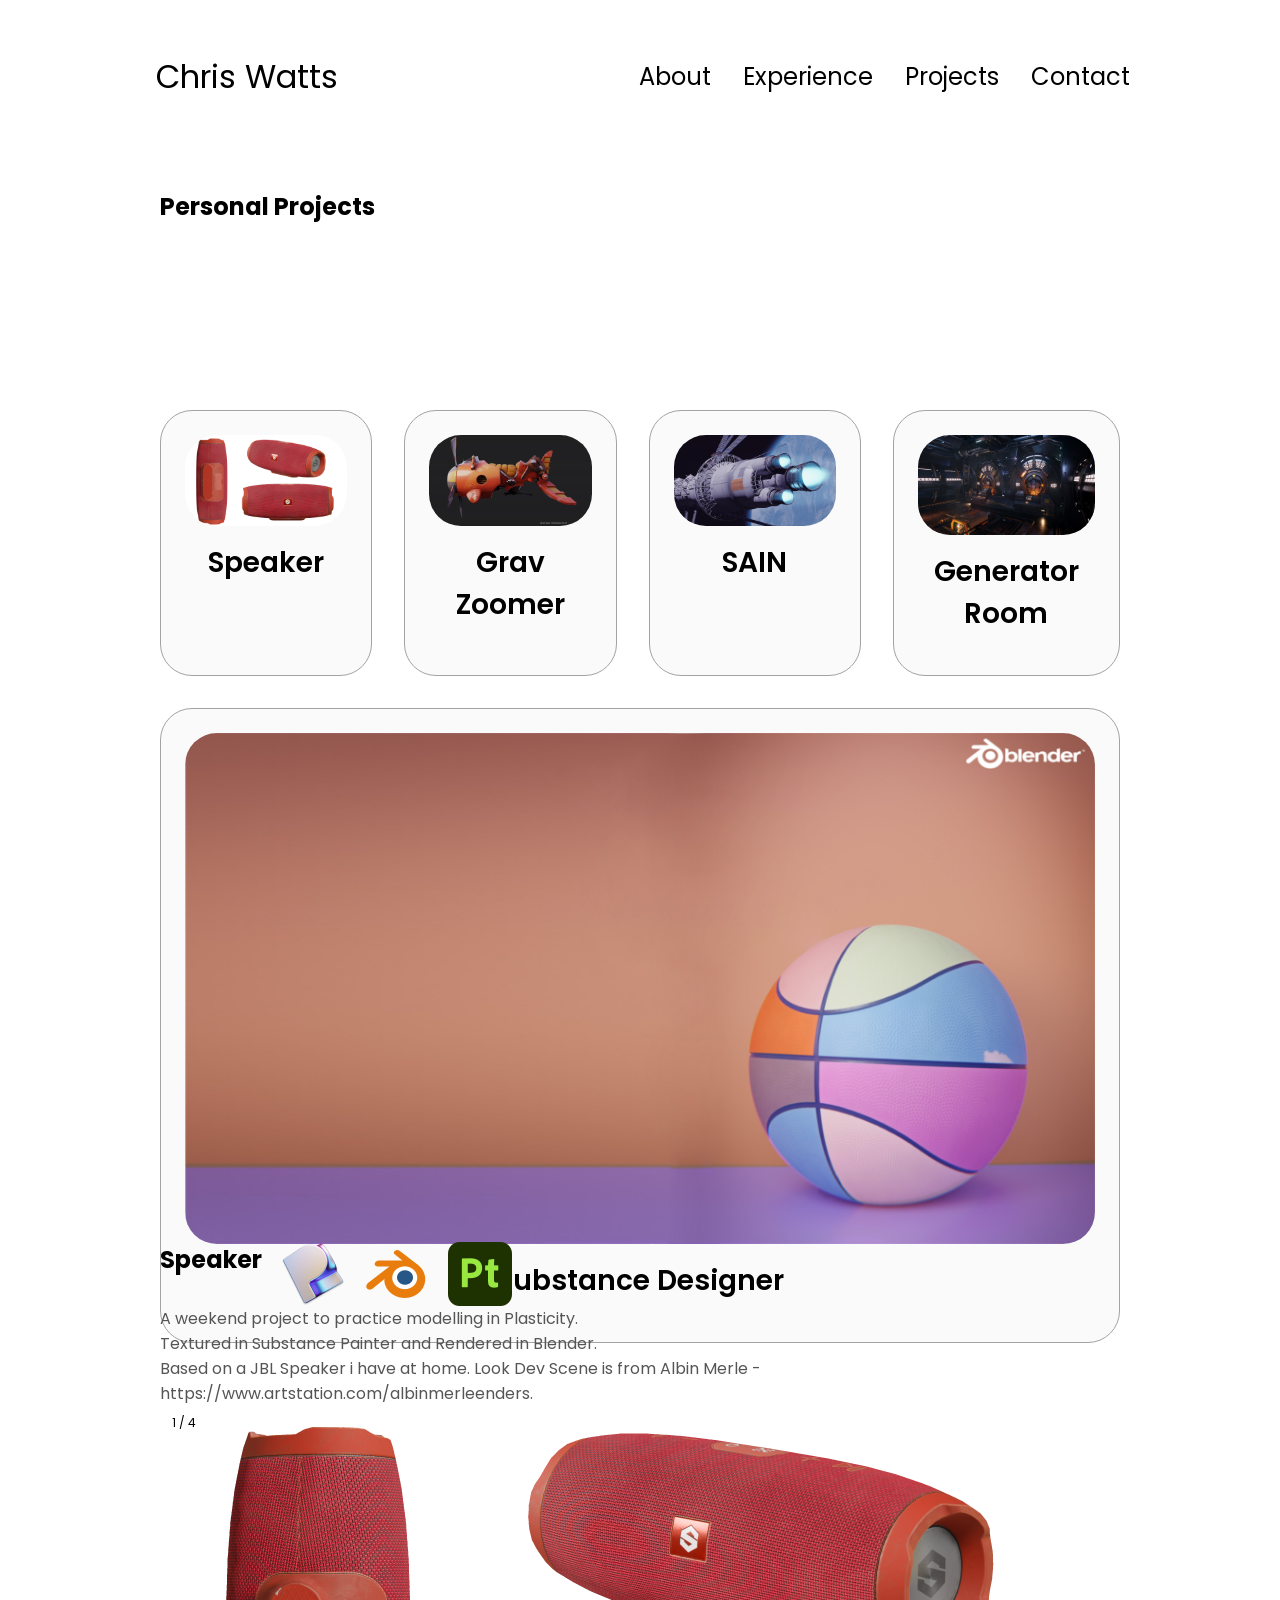
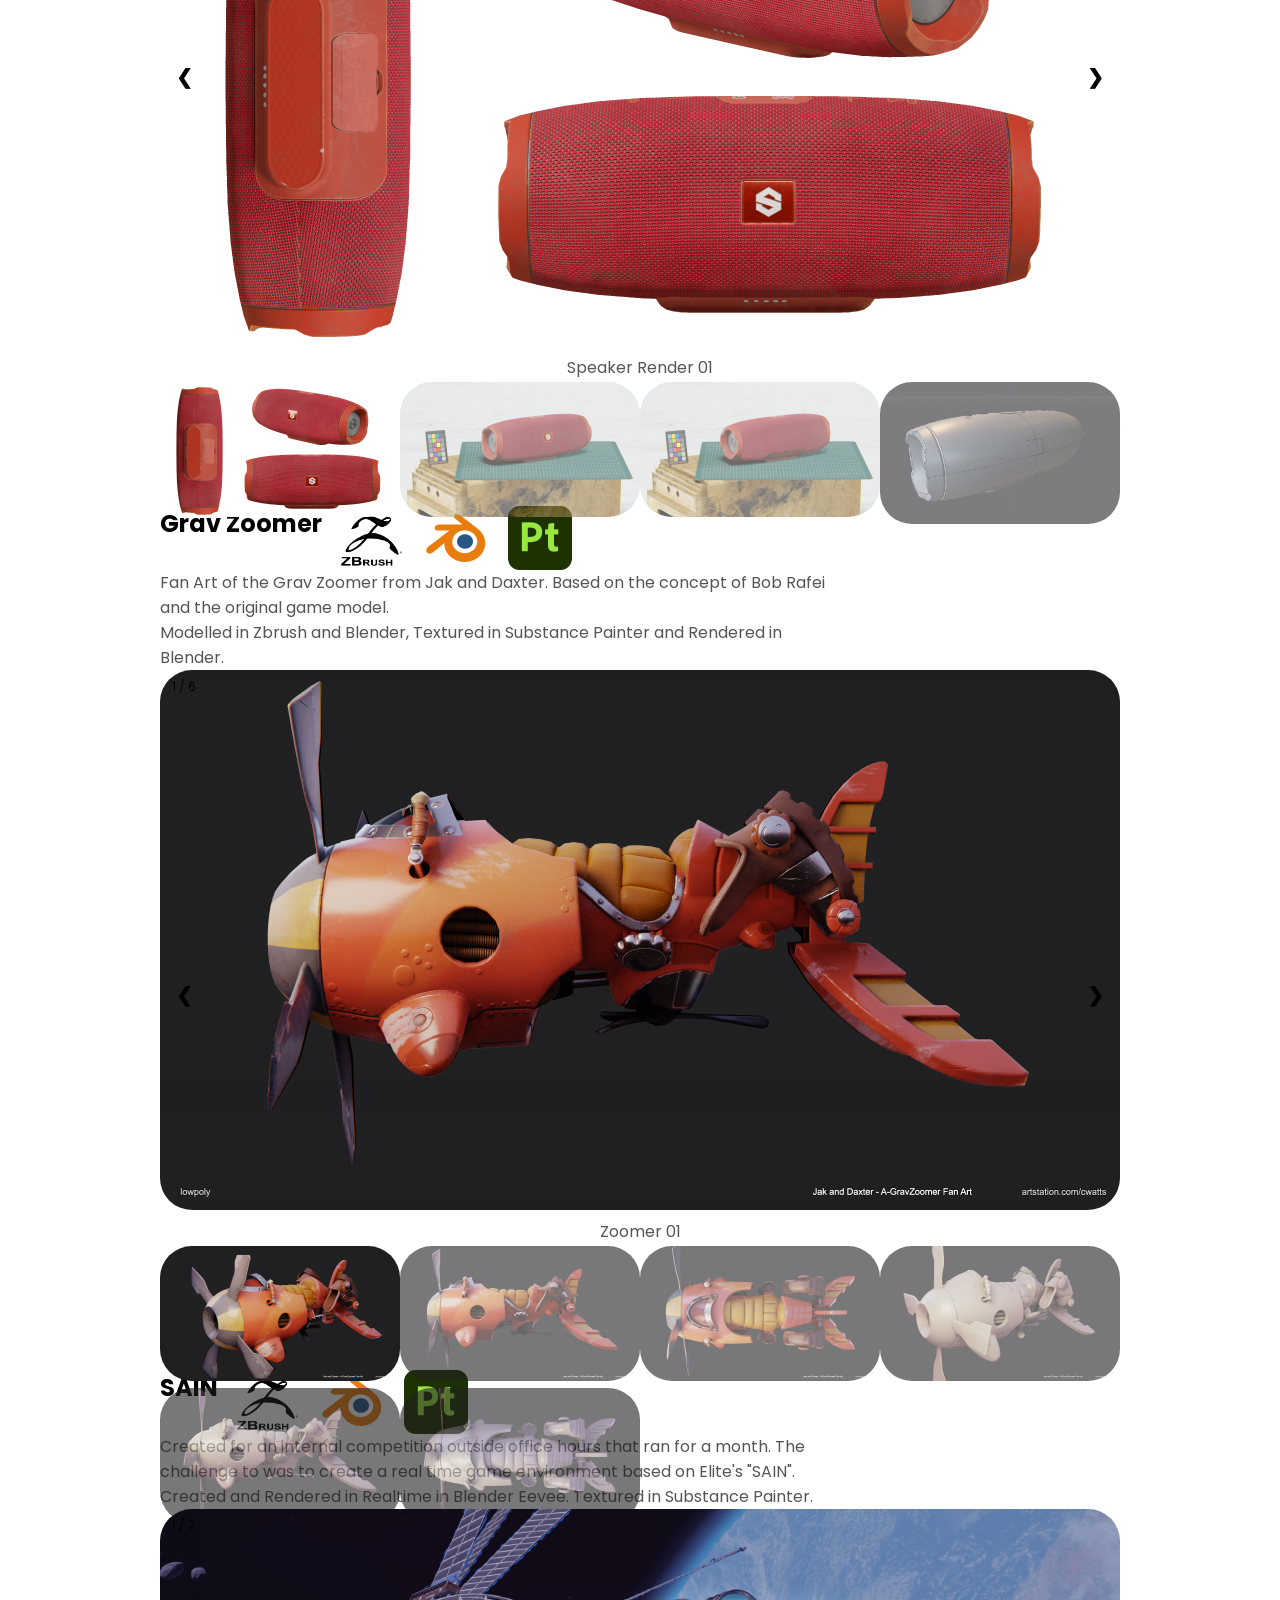
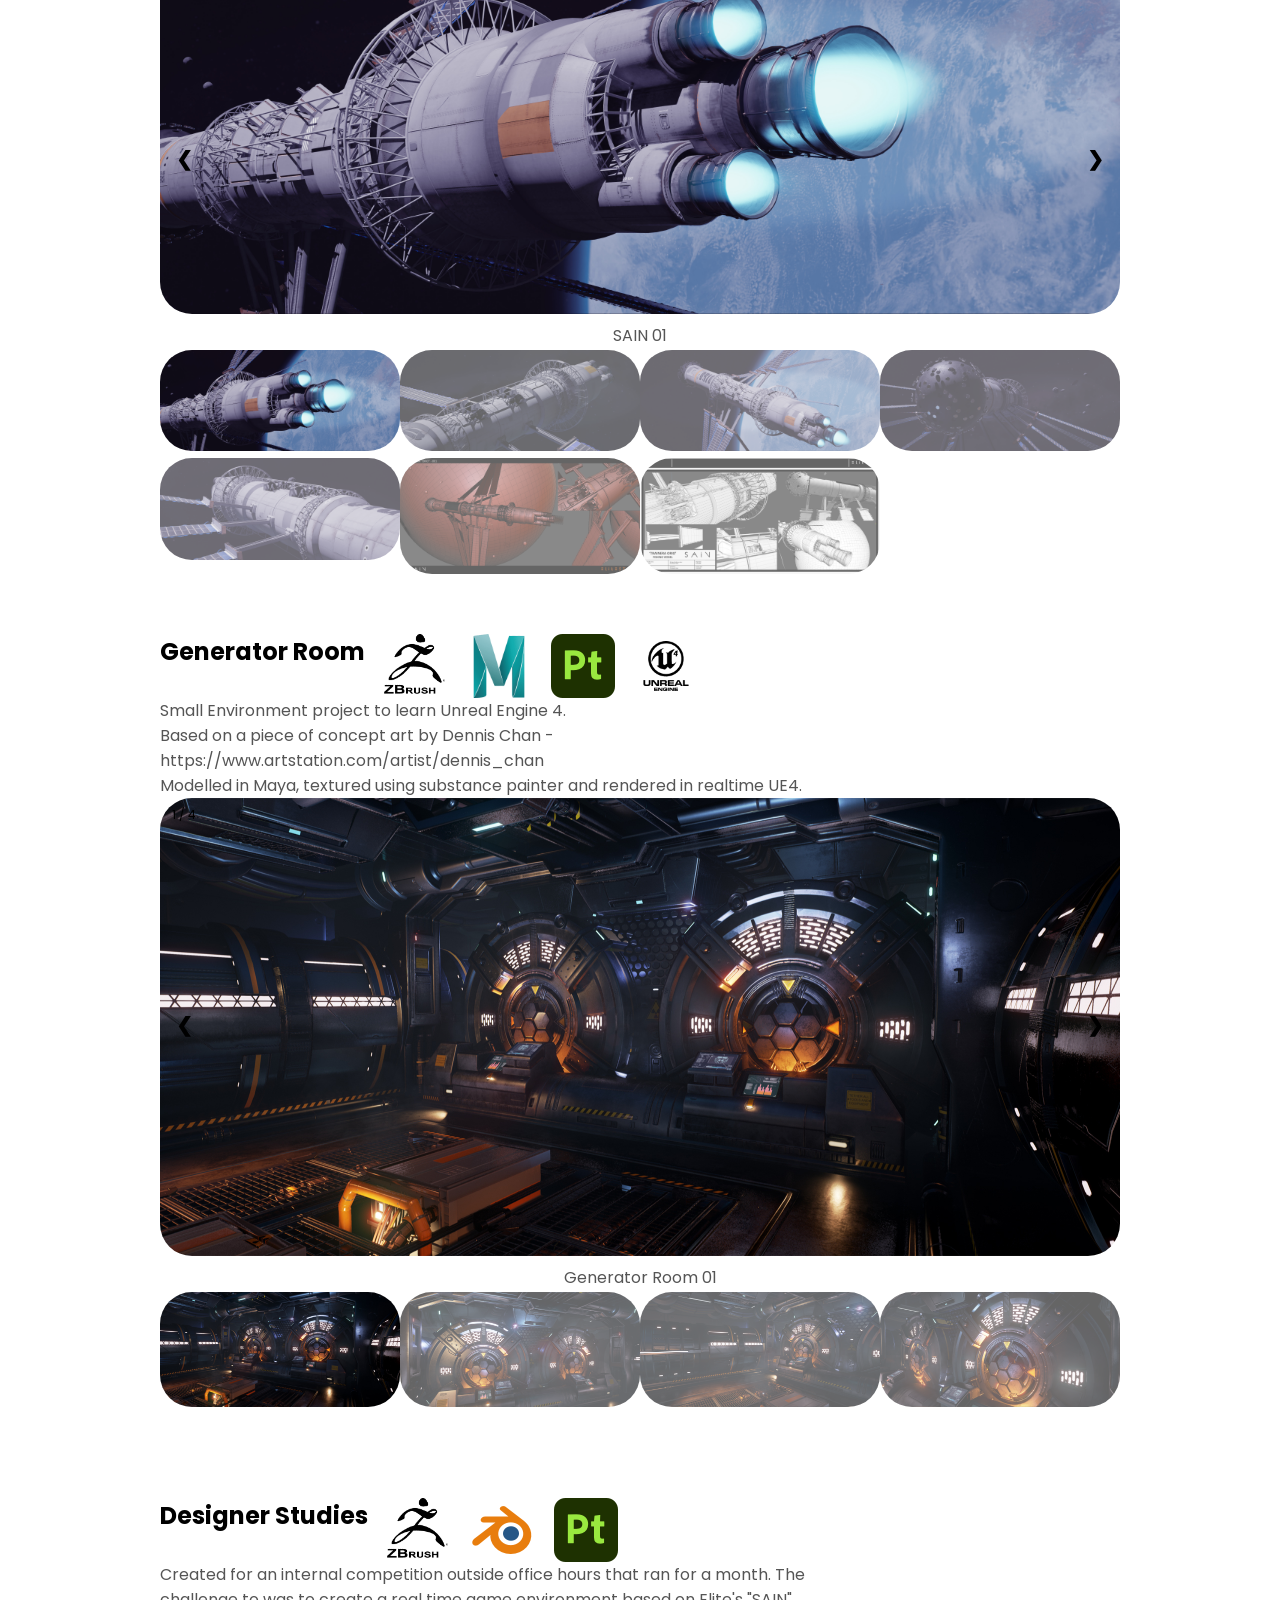
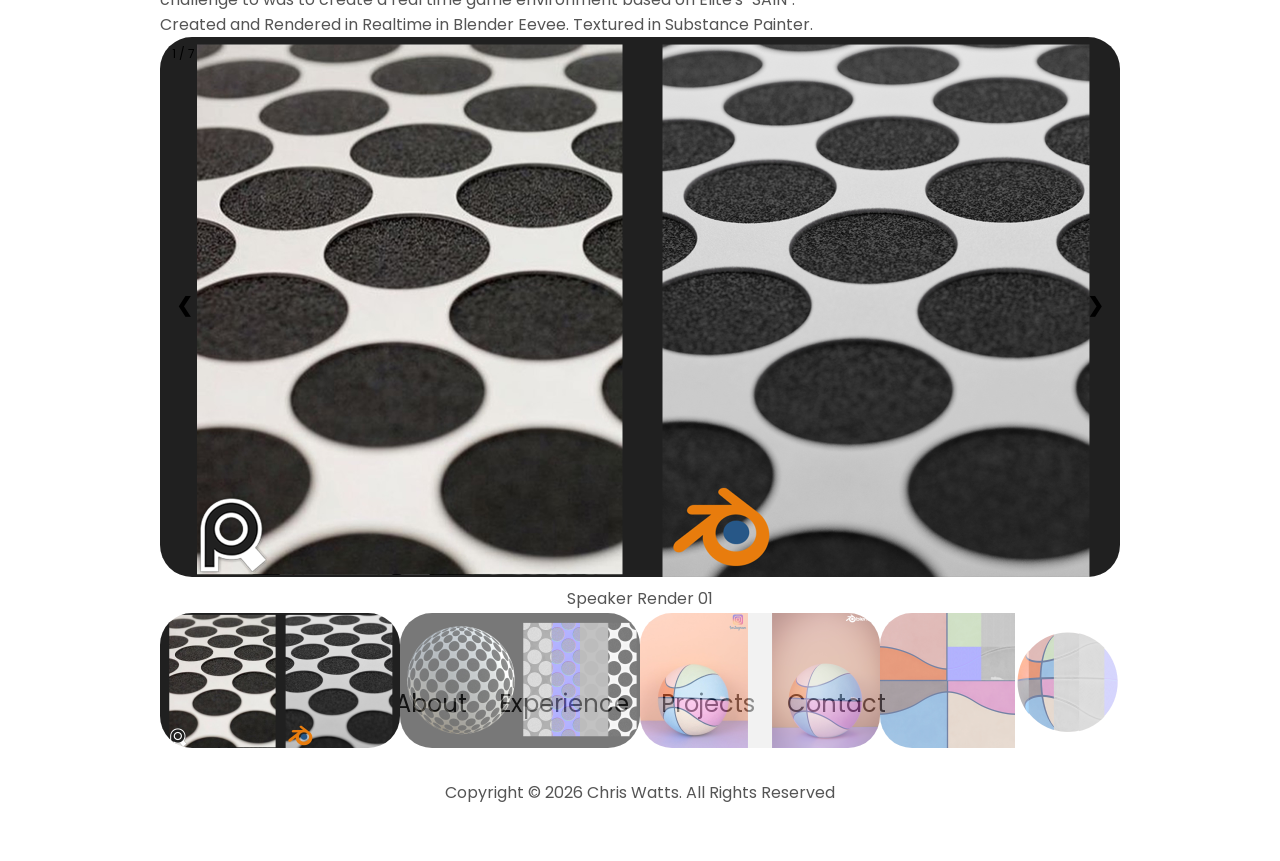
<file: personal_projects.html>
<!DOCTYPE html>
<html lang="en">
<head>
    <meta charset="UTF-8">
    <meta name="viewport" content="width=device-width, initial-scale=1.0">
    <title>My Portfolio</title>
    <link rel="stylesheet" href="style.css">
    <link rel="stylesheet" href="mediaqueries.css">
</head>
<body>
    <nav id="desktop-nav">
        <div class="logo">Chris Watts</div>
        <div>
            <ul class="nav-links">
                <li><a href="./index.html#about">About</a></li>
                <li><a href="./index.html#experience">Experience</a></li>
                <li><a href="./index.html#projects">Projects</a></li>
                <li><a href="./index.html#contact">Contact</a></li>
            </ul>
        </div>
    </nav>
    <nav id="hamburger-nav">
        <div class="logo">Chris Watts</div>
        <div class="hamburger-menu">
            <div class="hamburger-icon" onclick="toggleMenu()">
                <span></span>
                <span></span>
                <span></span>
            </div>
            <div class="menu-links">
                <li><a href="./index.html#about" onclick="toggleMenu()">About</a></li>
                <li><a href="./index.html#experience" onclick="toggleMenu()">Experience</a></li>
                <li><a href="./index.html#projects" onclick="toggleMenu()">Projects</a></li>
                <li><a href="./index.html#contact" onclick="toggleMenu()">Contact</a></li>
            </div>
        </div>
    </nav>

    <!-- Projects Top -->
     <section class="page-titles">
        <div>
            <h1>Personal Projects</h1>
        </div>
     </section>

     <!-- Thumbnails -->
      <section>
        <div class="experience-details-container">
            <div class="about-containers">
            <div class="details-container color-container">
                <div class="article-container">
                    <a href='#Speaker' class="thumbnail-link">
                        <img class="thumbnail-interact" src="./assets/Projects/Speaker/Speaker_Thumb.jpg" alt="">
                    </a>
                </div>
                <h2 class="experience-sub-title project-title">Speaker</h2>
                <div class="btn-container">
                </div>
            </div>
            <div class="details-container color-container">
                <div class="article-container">
                    <a href='#Zoomer' class="thumbnail-link">
                        <img class="thumbnail-interact" src="./assets/Projects/Zoomer/chris-watts-low-side-render-01.jpg" alt="">
                    </a>
                </div>
                <h2 class="experience-sub-title project-title">Grav Zoomer</h2>
                <div class="btn-container">
                </div>
            </div>
            <div class="details-container color-container">
                <div class="article-container">
                    <a href='#SAIN' class="thumbnail-link">
                        <img class="thumbnail-interact" src="./assets/Projects/SAIN/Sain_thumbnail.jpg" alt="">
                    </a>
                </div>
                <h2 class="experience-sub-title project-title">SAIN</h2>
                <div class="btn-container">
                </div>
            </div>
            <div class="details-container color-container">
                <div class="article-container">
                    <a href='#Generator' class="thumbnail-link">
                        <img class="thumbnail-interact" src="./assets/Projects/GeneratorRoom/GeneratorRoom_thumbnail.jpg" alt="">
                    </a>
                </div>
                <h2 class="experience-sub-title project-title">Generator Room</h2>
                <div class="btn-container">
                </div>
            </div>
            <div class="details-container color-container">
                <div class="article-container">
                    <a href='#Designer' class="thumbnail-link">
                        <img class="thumbnail-interact" src="./assets/Projects/Basketball/Basketball_thumbnail.jpg" alt="">
                    </a>
                </div>
                <h2 class="experience-sub-title project-title">Substance Designer</h2>
                <div class="btn-container">
                </div>
            </div>
            </div>
        </div>
      </section>
    <!-- Speaker Project -->
    <section id="Speaker" class="project-section-personal">
        <div class="project-logos">
            <h1>Speaker</h1>
            <img src="./assets/Plasticity_logo.png" alt="">
            <img src="./assets/blender_icon_128x128.png" alt="">
            <img src="./assets/Painter_Icon.png" alt="">
        </div>    
        <div class="commercial-row">
            <div class="commercial-column-wide">
                <div class="text-container">
                    <p>
                        A weekend project to practice modelling in Plasticity.
                    </p>
                    <p>
                        Textured in Substance Painter and Rendered in Blender.
                    </p>
                    <p>
                        Based on a JBL Speaker i have at home. Look Dev Scene is from Albin Merle - https://www.artstation.com/albinmerleenders.
                    </p>
                </div>
            </div>
            <div class="commercial-column-thin">
                  
            </div>
        </div>
        <div class="container slideshow">
            <div class="mySlides">
                <div class="numbertext">1 / 4</div>
                <img src="./assets/Projects/Speaker/chris-watts-render04.png" style="width:100%">
            </div>

            <div class="mySlides">
                <div class="numbertext">2 / 4</div>
                <img src="./assets/Projects/Speaker/chris-watts-render02.png" style="width:100%">
            </div>

            <div class="mySlides">
                <div class="numbertext">3 / 4</div>
                <img src="./assets/Projects/Speaker/chris-watts-render01.png" style="width:100%">
            </div>

            <div class="mySlides">
                <div class="numbertext">4 / 4</div>
                <img src="./assets/Projects/Speaker/Plasticity.jpg" style="width:100%">
                
            </div>

    
            <!-- Next and previous buttons -->
            <a class="prev" onclick="plusSlides(-1)">&#10094;</a>
            <a class="next" onclick="plusSlides(1)">&#10095;</a>

            <!-- Image text -->
            <div class="caption-container">
                <p id="caption"></p>
            </div>

            <!-- Thumbnail images -->
            <div class="row">
                <div class="column">
                <img class="demo cursor" src="./assets/Projects/Speaker/chris-watts-render04.png" style="width:100%" onclick="currentSlide(1)" alt="Speaker Render 01">
                </div>
                <div class="column">
                <img class="demo cursor" src="./assets/Projects/Speaker/chris-watts-render02.png" style="width:100%" onclick="currentSlide(2)" alt="Speaker Render 02">
                </div>
                <div class="column">
                <img class="demo cursor" src="./assets/Projects/Speaker/chris-watts-render01.png" style="width:100%" onclick="currentSlide(3)" alt="Speaker Render 03">
                </div>
                <div class="column">
                <img class="demo cursor" src="./assets/Projects/Speaker/Plasticity.jpg" style="width:100%" onclick="currentSlide(4)" alt="Speaker Render 04">
                </div>
            </div>
        </div>
        <div class="sketchfab-embed-wrapper">
            <iframe title="Speaker Model" frameborder="0" allowfullscreen mozallowfullscreen="true" webkitallowfullscreen="true" allow="autoplay; fullscreen; xr-spatial-tracking" xr-spatial-tracking execution-while-out-of-viewport execution-while-not-rendered web-share src="https://sketchfab.com/models/829ba2d6f8524e4e8653f21a14e08926/embed?camera=0"> </iframe>
        </div>
    </section>
    <!-- Grav Zoomer Project -->
    <section id="Zoomer" class="project-section-personal">
        <div class="project-logos">
            <h1>Grav Zoomer</h1>
            <img src="./assets/ZbrushLogo.png" alt="">
            <img src="./assets/blender_icon_128x128.png" alt="">
            <img src="./assets/Painter_Icon.png" alt="">
        </div>    
        <div class="commercial-row">
            <div class="commercial-column-wide">
                <div class="text-container">
                    <p>
                        Fan Art of the Grav Zoomer from Jak and Daxter. Based on the concept of Bob Rafei and the original game model.
                    </p>
                    <p>
                        Modelled in Zbrush and Blender, Textured in Substance Painter and Rendered in Blender.
                    </p>
                </div>
            </div>
            <div class="commercial-column-thin">
                  
            </div>
        </div>
        <div class="container slideshow">
            <div class="mySlides">
                <div class="numbertext">1 / 6</div>
                <img src="./assets/Projects/Zoomer/chris-watts-low-side-render-01.jpg" style="width:100%">
            </div>

            <div class="mySlides">
                <div class="numbertext">2 / 6</div>
                <img src="./assets/Projects/Zoomer/chris-watts-low-perspective-01.jpg" style="width:100%">
            </div>

            <div class="mySlides">
                <div class="numbertext">3 / 6</div>
                <img src="./assets/Projects/Zoomer/chris-watts-low-top-render-01.jpg" style="width:100%">
            </div>

            <div class="mySlides">
                <div class="numbertext">4 / 6</div>
                <img src="./assets/Projects/Zoomer/chris-watts-high-perspective-01.jpg" style="width:100%">
                
            </div>

            <div class="mySlides">
                <div class="numbertext">5 / 6</div>
                <img src="./assets/Projects/Zoomer/chris-watts-high-side-render-01.jpg" style="width:100%">
                
            </div>

            <div class="mySlides">
                <div class="numbertext">6 / 6</div>
                <img src="./assets/Projects/Zoomer/chris-watts-high-top-render-01.jpg" style="width:100%">
                
            </div>

    
            <!-- Next and previous buttons -->
            <a class="prev" onclick="plusSlides(-1)">&#10094;</a>
            <a class="next" onclick="plusSlides(1)">&#10095;</a>

            <!-- Image text -->
            <div class="caption-container">
                <p id="caption"></p>
            </div>

            <!-- Thumbnail images -->
            <div class="row">
                <div class="column">
                <img class="demo cursor" src="./assets/Projects/Zoomer/chris-watts-low-perspective-01.jpg" style="width:100%" onclick="currentSlide(1)" alt="Zoomer 01">
                </div>
                <div class="column">
                <img class="demo cursor" src="./assets/Projects/Zoomer/chris-watts-low-side-render-01.jpg" style="width:100%" onclick="currentSlide(2)" alt="Zoomer 02">
                </div>
                <div class="column">
                <img class="demo cursor" src="./assets/Projects/Zoomer/chris-watts-low-top-render-01.jpg" style="width:100%" onclick="currentSlide(3)" alt="Zoomer 03">
                </div>
                <div class="column">
                <img class="demo cursor" src="./assets/Projects/Zoomer/chris-watts-high-perspective-01.jpg" style="width:100%" onclick="currentSlide(4)" alt="Zoomer 04">
                </div>
                <div class="column">
                <img class="demo cursor" src="./assets/Projects/Zoomer/chris-watts-high-side-render-01.jpg" style="width:100%" onclick="currentSlide(4)" alt="Zoomer 05">
                </div>
                <div class="column">
                <img class="demo cursor" src="./assets/Projects/Zoomer/chris-watts-high-top-render-01.jpg" style="width:100%" onclick="currentSlide(4)" alt="Zoomer 06">
                </div>
            </div>
        </div>
        <div class="sketchfab-embed-wrapper"> 
                <iframe title="A-Grav Zoomer Fan Art" frameborder="0" allowfullscreen mozallowfullscreen="true" webkitallowfullscreen="true" allow="autoplay; fullscreen; xr-spatial-tracking" xr-spatial-tracking execution-while-out-of-viewport execution-while-not-rendered web-share width="1920" height="1080" src="https://sketchfab.com/models/3cbf393f29f84908bca91929de87048f/embed"> </iframe>
        </div>
    </section>
    <!-- SAIN Project -->
    <section id="SAIN" class="project-section-personal">
        <div class="project-logos">
            <h1>SAIN</h1>
            <img src="./assets/ZbrushLogo.png" alt="">
            <img src="./assets/blender_icon_128x128.png" alt="">
            <img src="./assets/Painter_Icon.png" alt="">
        </div>    
        <div class="commercial-row">
            <div class="commercial-column-wide">
                <div class="text-container">
                    <p>
                        Created for an internal competition outside office hours that ran for a month. The challenge to was to create a real time game environment based on Elite's "SAIN".
                    </p>
                    <p>
                        Created and Rendered in Realtime in Blender Eevee. Textured in Substance Painter.
                    </p>
                </div>
            </div>
            <div class="commercial-column-thin">
                  
            </div>
        </div>
        <div class="container slideshow">
            <div class="mySlides">
                <div class="numbertext">1 / 7</div>
                <img src="./assets/Projects/SAIN/chris-watts-01.jpg" style="width:100%">
            </div>

            <div class="mySlides">
                <div class="numbertext">2 / 7</div>
                <img src="./assets/Projects/SAIN/chris-watts-02.jpg" style="width:100%">
            </div>

            <div class="mySlides">
                <div class="numbertext">3 / 7</div>
                <img src="./assets/Projects/SAIN/chris-watts-03.jpg" style="width:100%">
            </div>

            <div class="mySlides">
                <div class="numbertext">4 / 7</div>
                <img src="./assets/Projects/SAIN/chris-watts-04.jpg" style="width:100%">
                
            </div>

            <div class="mySlides">
                <div class="numbertext">5 / 7</div>
                <img src="./assets/Projects/SAIN/chris-watts-05.jpg" style="width:100%">
                
            </div>

            <div class="mySlides">
                <div class="numbertext">6 / 7</div>
                <img src="./assets/Projects/SAIN/chris-watts-cw-sain-wireframe.jpg" style="width:100%">
                
            </div>

            <div class="mySlides">
                <div class="numbertext">7 / 7</div>
                <img src="./assets/Projects/SAIN/chris-watts-cw-sain-clay.jpg" style="width:100%">
                
            </div>

    
            <!-- Next and previous buttons -->
            <a class="prev" onclick="plusSlides(-1)">&#10094;</a>
            <a class="next" onclick="plusSlides(1)">&#10095;</a>

            <!-- Image text -->
            <div class="caption-container">
                <p id="caption"></p>
            </div>

            <!-- Thumbnail images -->
            <div class="row">
                <div class="column">
                <img class="demo cursor" src="./assets/Projects/SAIN/chris-watts-01.jpg" style="width:100%" onclick="currentSlide(1)" alt="SAIN 01">
                </div>
                <div class="column">
                <img class="demo cursor" src="./assets/Projects/SAIN/chris-watts-02.jpg" style="width:100%" onclick="currentSlide(2)" alt="SAIN 02">
                </div>
                <div class="column">
                <img class="demo cursor" src="./assets/Projects/SAIN/chris-watts-03.jpg" style="width:100%" onclick="currentSlide(3)" alt="SAIN 03">
                </div>
                <div class="column">
                <img class="demo cursor" src="./assets/Projects/SAIN/chris-watts-04.jpg" style="width:100%" onclick="currentSlide(4)" alt="SAIN 04">
                </div>
                <div class="column">
                <img class="demo cursor" src="./assets/Projects/SAIN/chris-watts-05.jpg" style="width:100%" onclick="currentSlide(4)" alt="SAIN 05">
                </div>
                <div class="column">
                <img class="demo cursor" src="./assets/Projects/SAIN/chris-watts-cw-sain-clay.jpg" style="width:100%" onclick="currentSlide(4)" alt="SAIN 06">
                </div>
                <div class="column">
                <img class="demo cursor" src="./assets/Projects/SAIN/chris-watts-cw-sain-wireframe.jpg" style="width:100%" onclick="currentSlide(4)" alt="SAIN 07">
                </div>
            </div>
        </div>
    </section>

    <!-- <section class="project-section-personal">
        <div class="project-logos">
            <h1>Arcadia</h1>
            <img src="./assets/MOILogo.png" alt="">
            <img src="./assets/blender_icon_128x128.png" alt="">
        </div>    
        <div class="commercial-row">
            <div class="commercial-column-wide">
                <div class="text-container">
                    <p>
                        Spacehip modelled in MOI 3D. Rendered in Realtime in Blender Eevee. Textured Procedurally in Blender.
                    </p>
                </div>
            </div>
            <div class="commercial-column-thin">
                  
            </div>
        </div>
        <div class="container slideshow">
            <img src="./assets/Projects/SAIN/Arcadia_Render_01.jpg" style="width:100%">
        </div>
    </section> -->

    <!-- Generator Room Project -->
    <section id="Generator" class="project-section-personal">
        <div class="project-logos">
            <h1>Generator Room</h1>
            <img src="./assets/ZbrushLogo.png" alt="">
            <img src="./assets/MayaLogo.png" alt="">
            <img src="./assets/Painter_Icon.png" alt="">
            <img src="./assets/UE4Logo.png" alt="">
        </div>    
        <div class="commercial-row">
            <div class="commercial-column-wide">
                <div class="text-container">
                    <p>
                        Small Environment project to learn Unreal Engine 4.
                    </p>
                    <p>
                        Based on a piece of concept art by Dennis Chan - https://www.artstation.com/artist/dennis_chan
                    </p>
                    <p>
                        Modelled in Maya, textured using substance painter and rendered in realtime UE4.
                    </p>
                </div>
            </div>
            <div class="commercial-column-thin">
            </div>
        </div>
        <div class="container slideshow">
            <div class="mySlides">
                <div class="numbertext">1 / 4</div>
                <img src="./assets/Projects/GeneratorRoom/chris-watts-render01.jpg" style="width:100%">
            </div>

            <div class="mySlides">
                <div class="numbertext">2 / 4</div>
                <img src="./assets/Projects/GeneratorRoom/chris-watts-render02.jpg" style="width:100%">
            </div>

            <div class="mySlides">
                <div class="numbertext">3 / 4</div>
                <img src="./assets/Projects/GeneratorRoom/chris-watts-render03.jpg" style="width:100%">
            </div>

            <div class="mySlides">
                <div class="numbertext">4 / 4</div>
                <img src="./assets/Projects/GeneratorRoom/chris-watts-render04.jpg" style="width:100%">
                
            </div>

            <!-- Next and previous buttons -->
            <a class="prev" onclick="plusSlides(-1)">&#10094;</a>
            <a class="next" onclick="plusSlides(1)">&#10095;</a>

            <!-- Image text -->
            <div class="caption-container">
                <p id="caption"></p>
            </div>

            <!-- Thumbnail images -->
            <div class="row">
                <div class="column">
                <img class="demo cursor" src="./assets/Projects/GeneratorRoom/chris-watts-render01.jpg" style="width:100%" onclick="currentSlide(1)" alt="Generator Room 01">
                </div>
                <div class="column">
                <img class="demo cursor" src="./assets/Projects/GeneratorRoom/chris-watts-render02.jpg" style="width:100%" onclick="currentSlide(2)" alt="Generator Room 02">
                </div>
                <div class="column">
                <img class="demo cursor" src="./assets/Projects/GeneratorRoom/chris-watts-render03.jpg" style="width:100%" onclick="currentSlide(3)" alt="Generator Room 03">
                </div>
                <div class="column">
                <img class="demo cursor" src="./assets/Projects/GeneratorRoom/chris-watts-render04.jpg" style="width:100%" onclick="currentSlide(4)" alt="Generator Room 04">
                </div>
            </div>
        </div>
    </section>
    <!-- Substance Designer -->
    <section id="Designer" class="project-section-personal">
        <div class="project-logos">
            <h1>Designer Studies</h1>
            <img src="./assets/ZbrushLogo.png" alt="">
            <img src="./assets/blender_icon_128x128.png" alt="">
            <img src="./assets/Painter_Icon.png" alt="">
        </div>    
        <div class="commercial-row">
            <div class="commercial-column-wide">
                <div class="text-container">
                    <p>
                        Created for an internal competition outside office hours that ran for a month. The challenge to was to create a real time game environment based on Elite's "SAIN".
                    </p>
                    <p>
                        Created and Rendered in Realtime in Blender Eevee. Textured in Substance Painter.
                    </p>
                </div>
            </div>
            <div class="commercial-column-thin">
                  
            </div>
        </div>
        <div class="container slideshow">
            <div class="mySlides">
                <div class="numbertext">1 / 7</div>
                <img src="./assets/Projects/Basketball/chris-watts-ms-airplay-refvrender.jpg" style="width:100%">
            </div>

            <div class="mySlides">
                <div class="numbertext">2 / 7</div>
                <img src="./assets/Projects/Basketball/chris-watts-ms-airplay.jpg" style="width:100%">
            </div>

            <div class="mySlides">
                <div class="numbertext">3 / 7</div>
                <img src="./assets/Projects/Basketball/chris-watts-basketball-side01.jpg" style="width:100%">
            </div>

            <div class="mySlides">
                <div class="numbertext">4 / 4</div>
                <img src="./assets/Projects/Basketball/chris-watts-basketball-side02.jpg" style="width:100%">
                
            </div>

            <!-- Next and previous buttons -->
            <a class="prev" onclick="plusSlides(-1)">&#10094;</a>
            <a class="next" onclick="plusSlides(1)">&#10095;</a>

            <!-- Image text -->
            <div class="caption-container">
                <p id="caption"></p>
            </div>

            <!-- Thumbnail images -->
            <div class="row">
                <div class="column">
                <img class="demo cursor" src="./assets/Projects/Basketball/chris-watts-ms-airplay-refvrender.jpg" style="width:100%" onclick="currentSlide(1)" alt="Speaker Render 01">
                </div>
                <div class="column">
                <img class="demo cursor" src="./assets/Projects/Basketball/chris-watts-ms-airplay.jpg" style="width:100%" onclick="currentSlide(2)" alt="Speaker Render 02">
                </div>
                <div class="column">
                <img class="demo cursor" src="./assets/Projects/Basketball/chris-watts-basketball-side01.jpg" style="width:100%" onclick="currentSlide(3)" alt="Speaker Render 03">
                </div>
                <div class="column">
                <img class="demo cursor" src="./assets/Projects/Basketball/chris-watts-basketball-side02.jpg" style="width:100%" onclick="currentSlide(4)" alt="Speaker Render 04">
                </div>
            </div>
        </div>
    </section>
    <footer>
        <nav>
            <div class="nav-links-container">
                <ul class="nav-links">
                <li><a href="#about">About</a></li>
                <li><a href="#experience">Experience</a></li>
                <li><a href="#projects">Projects</a></li>
                <li><a href="#contact">Contact</a></li>
            </ul>
            </div>
        </nav>
        <p>Copyright &#169; 2026 Chris Watts. All Rights Reserved</p>
    </footer>
    <script src="script.js"></script>
</body>
</file>
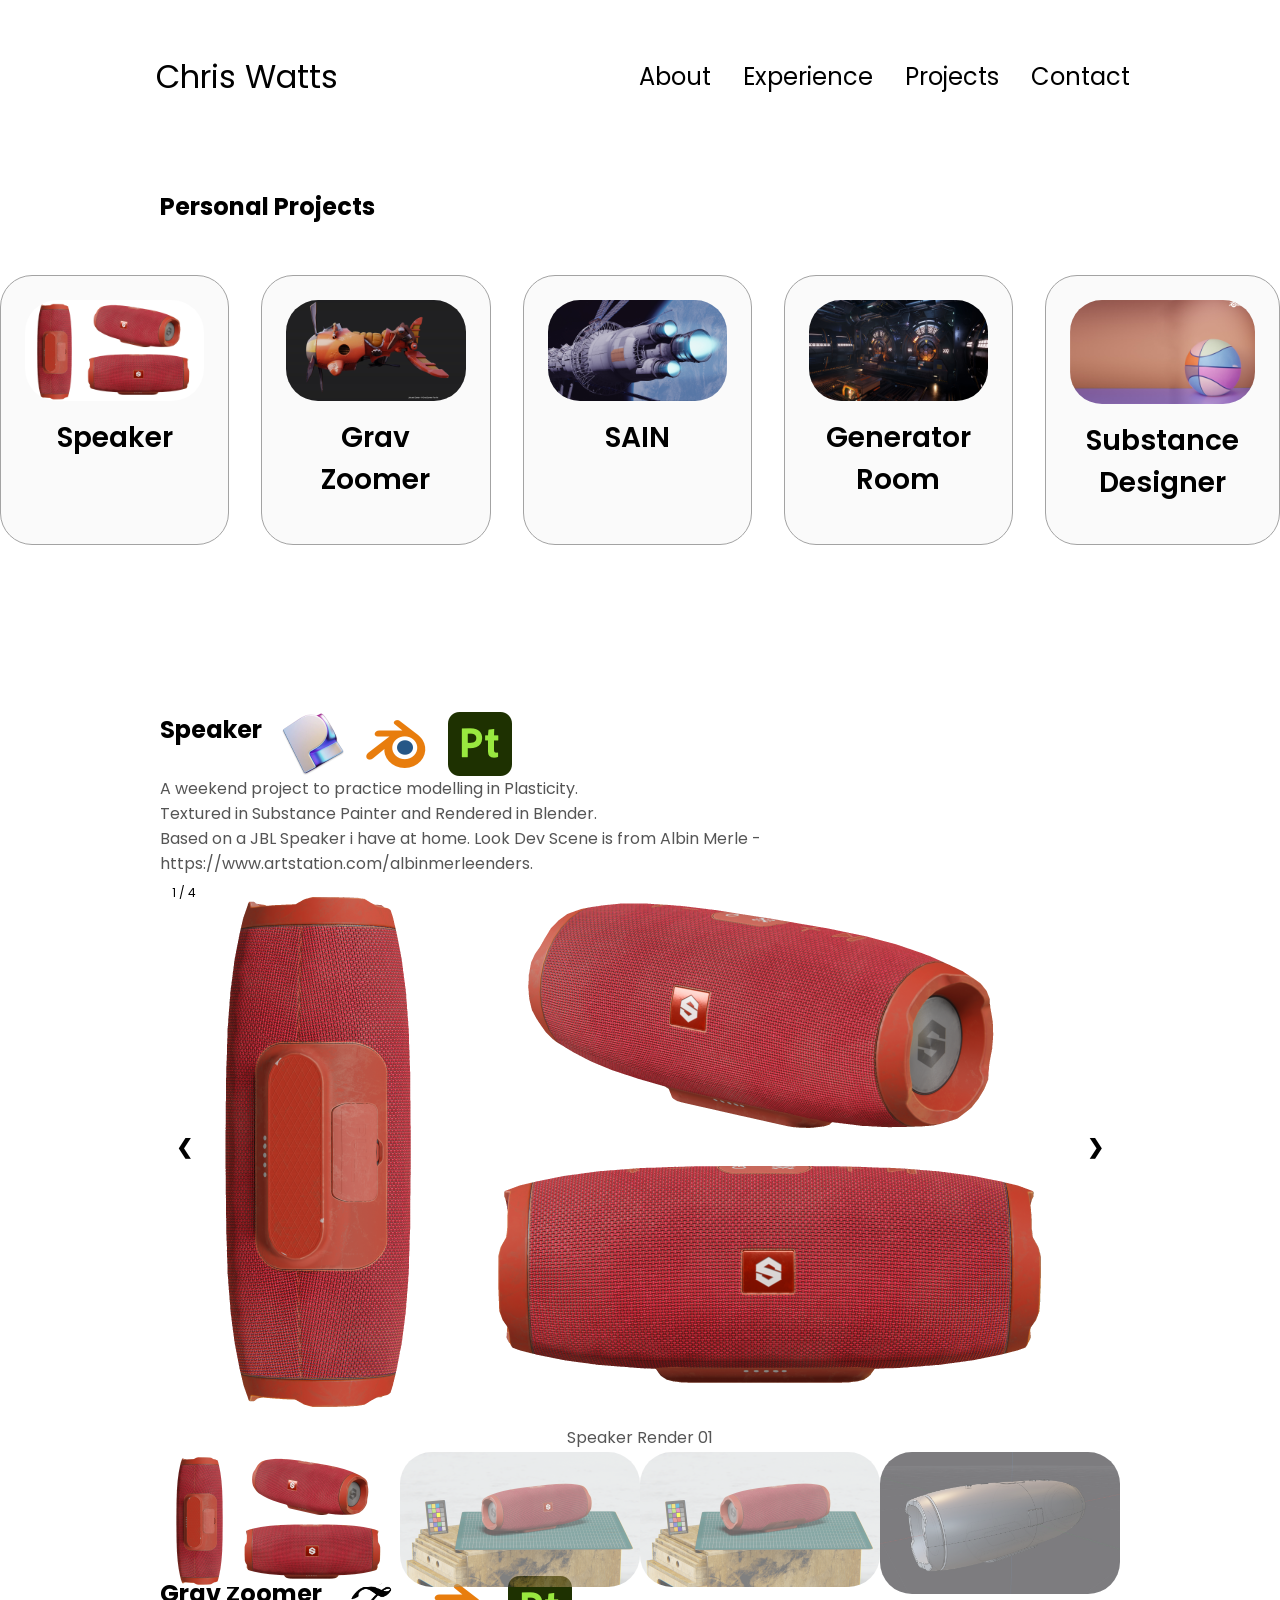
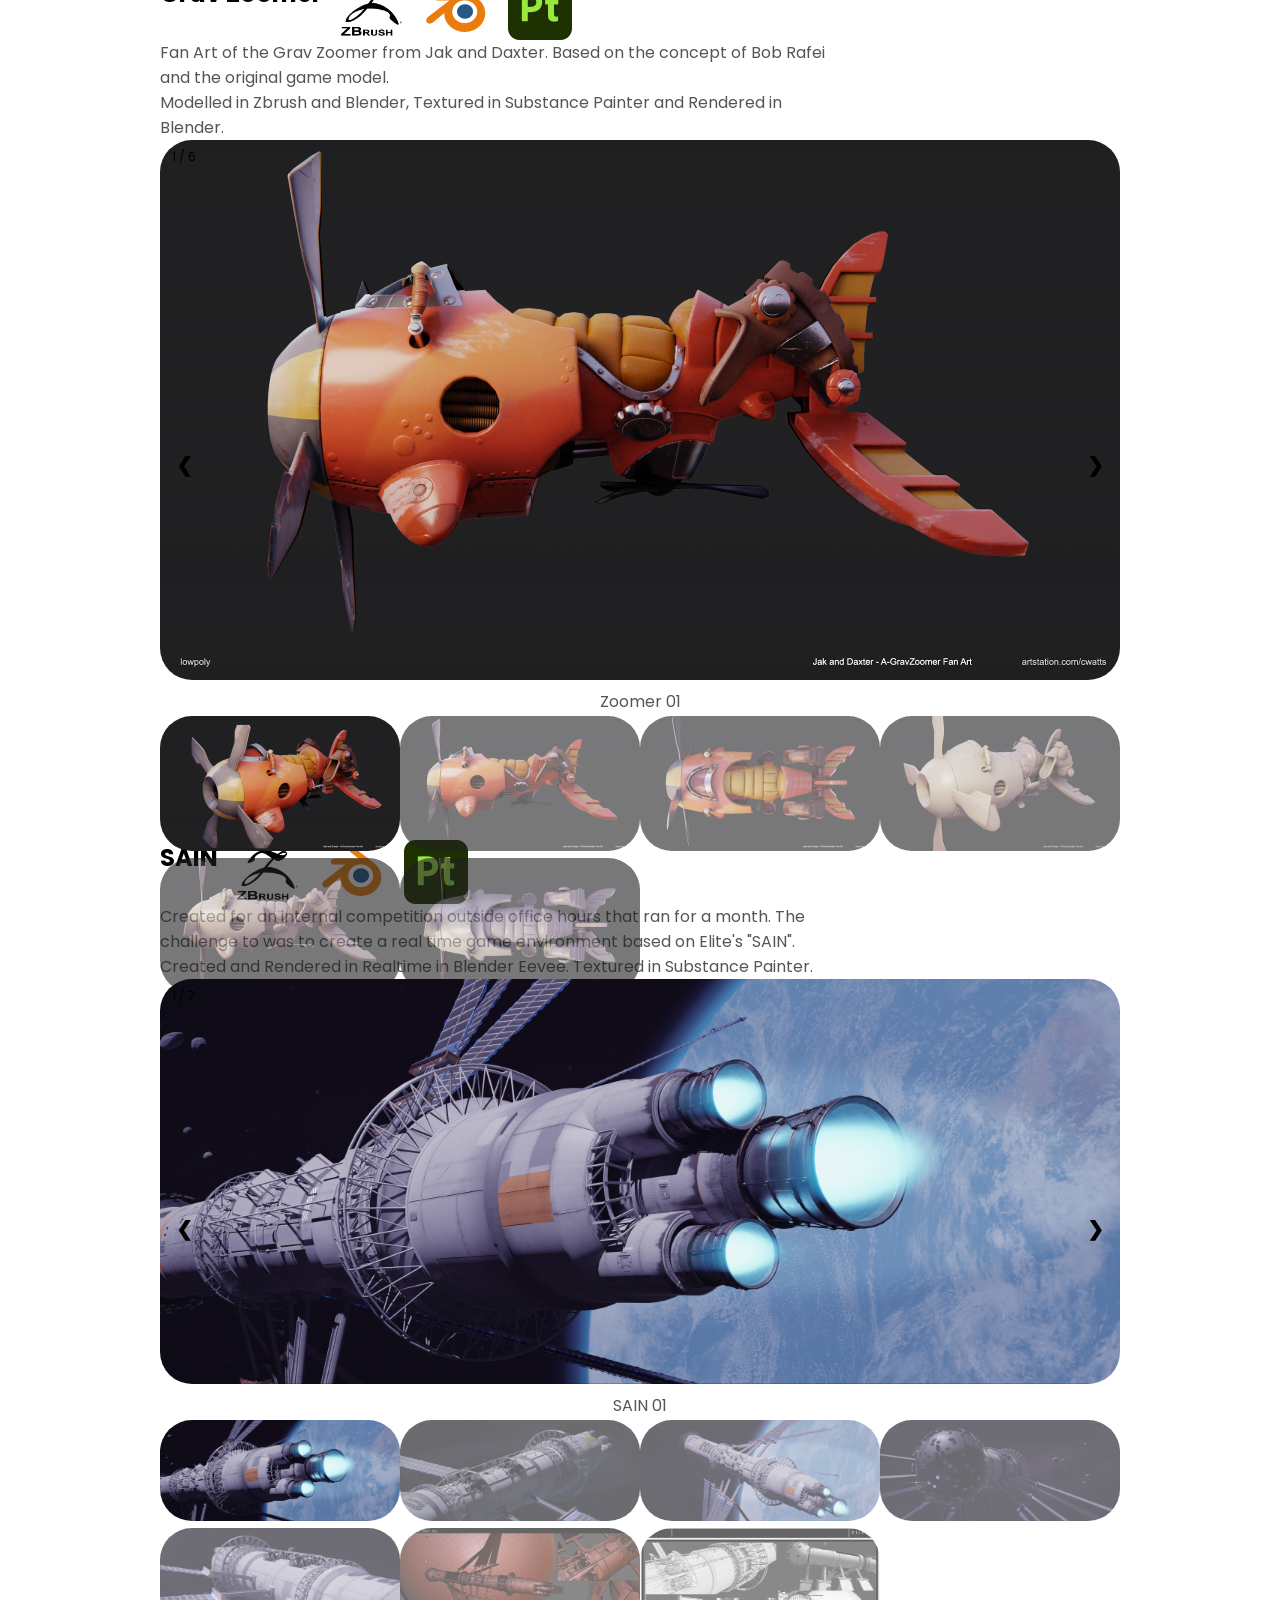
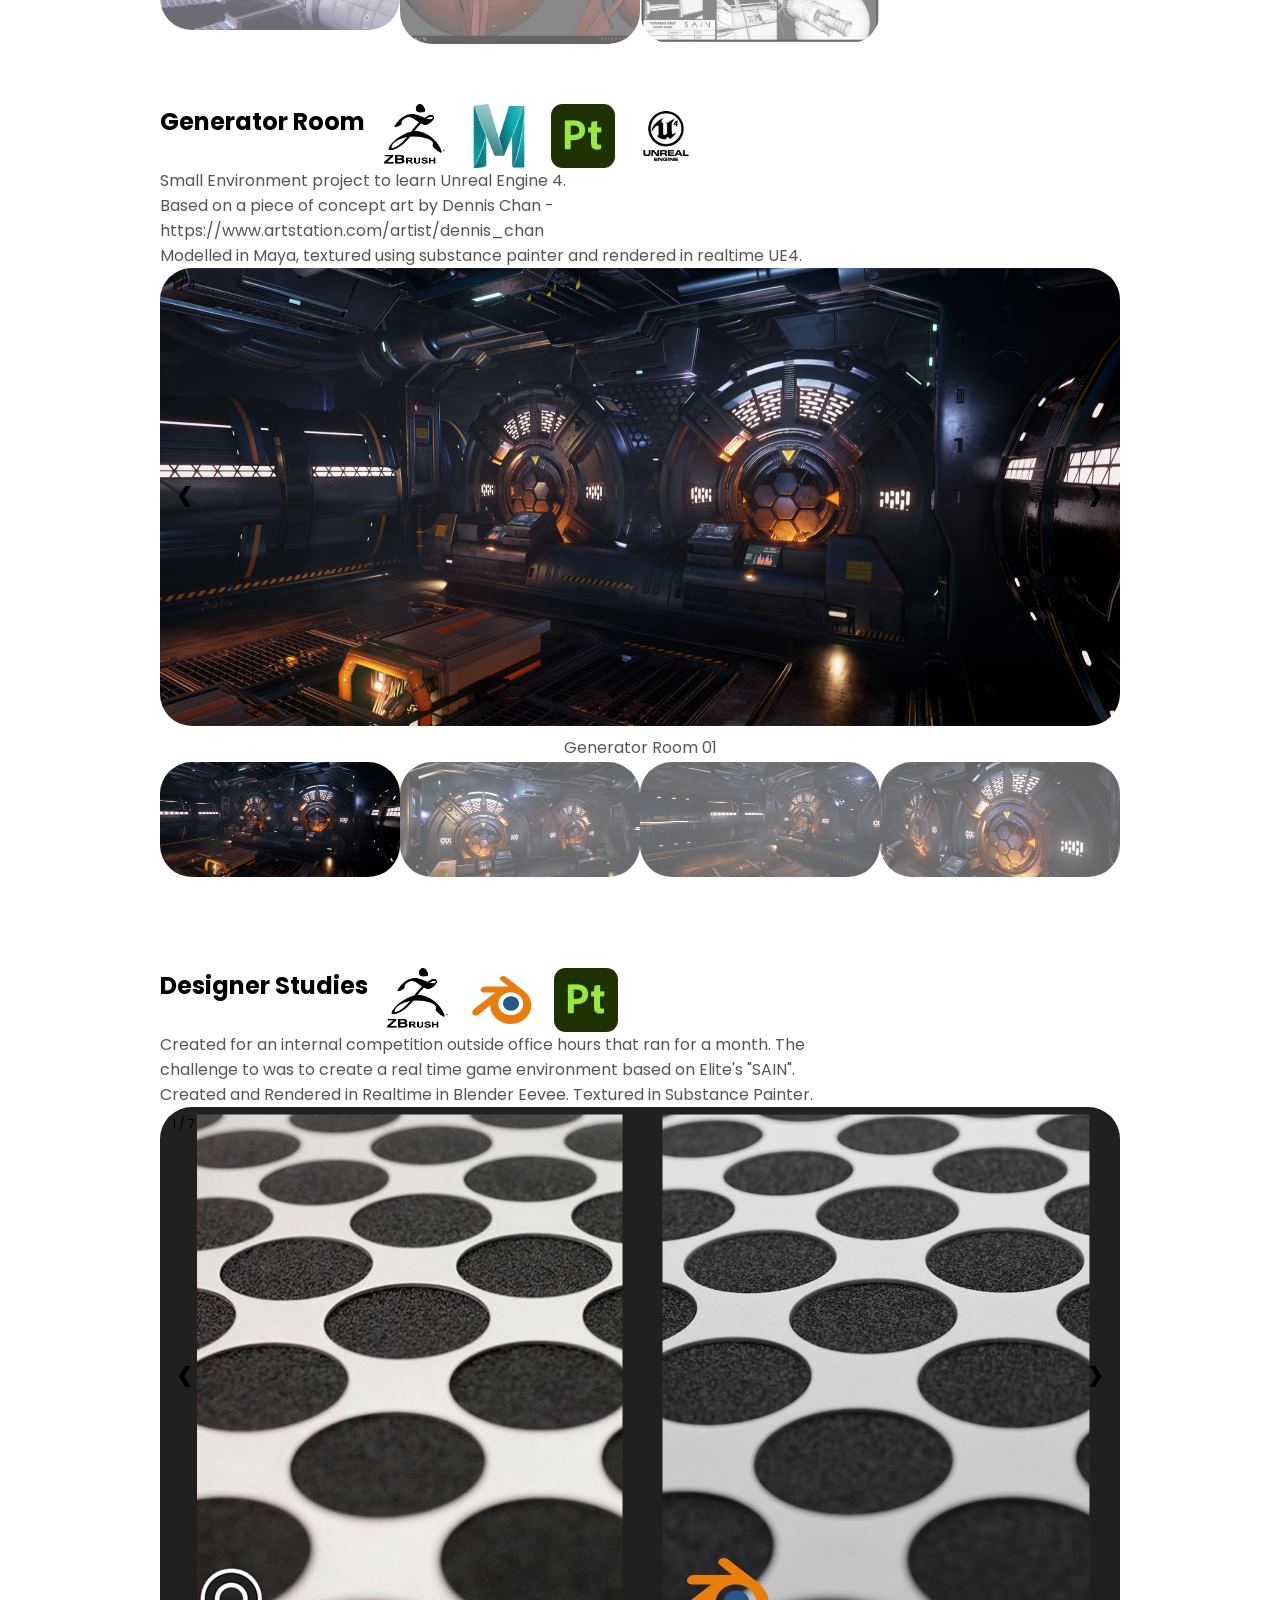
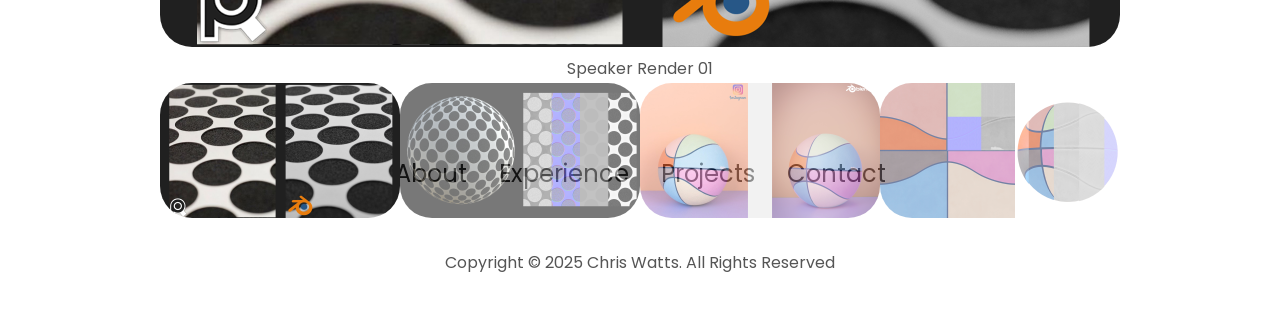
<file: zoomer.html>
<!DOCTYPE html>
<html lang="en">
<head>
    <meta charset="UTF-8">
    <meta name="viewport" content="width=device-width, initial-scale=1.0">
    <title>My Portfolio</title>
    <link rel="stylesheet" href="style.css">
    <link rel="stylesheet" href="mediaqueries.css">
</head>
<body>
    <nav id="desktop-nav">
        <div class="logo">Chris Watts</div>
        <div>
            <ul class="nav-links">
                <li><a href="#about">About</a></li>
                <li><a href="#experience">Experience</a></li>
                <li><a href="#projects">Projects</a></li>
                <li><a href="#contact">Contact</a></li>
            </ul>
        </div>
    </nav>
    <nav id="hamburger-nav">
        <div class="logo">Chris Watts</div>
        <div class="hamburger-menu">
            <div class="hamburger-icon" onclick="toggleMenu()">
                <span></span>
                <span></span>
                <span></span>
            </div>
            <div class="menu-links">
                <li><a href="#about" onclick="toggleMenu()">About</a></li>
                <li><a href="#experience" onclick="toggleMenu()">Experience</a></li>
                <li><a href="#projects" onclick="toggleMenu()">Projects</a></li>
                <li><a href="#contact" onclick="toggleMenu()">Contact</a></li>
            </div>
        </div>
    </nav>

    <!-- Projects Top -->
     <section class="page-titles">
        <div>
            <h1>Personal Projects</h1>
        </div>
     </section>

     <!-- Thumbnails -->
     <div class="experience-details-container">
            <div class="about-containers">
            <div class="details-container color-container">
                <div class="article-container">
                    <a href='#Speaker' class="thumbnail-link">
                        <img class="thumbnail-interact" src="./assets/Projects/Speaker/Speaker_Thumb.jpg" alt="">
                    </a>
                </div>
                <h2 class="experience-sub-title project-title">Speaker</h2>
                <div class="btn-container">
                </div>
            </div>
            <div class="details-container color-container">
                <div class="article-container">
                    <a href='#Zoomer' class="thumbnail-link">
                        <img class="thumbnail-interact" src="./assets/Projects/Zoomer/chris-watts-low-side-render-01.jpg" alt="">
                    </a>
                </div>
                <h2 class="experience-sub-title project-title">Grav Zoomer</h2>
                <div class="btn-container">
                </div>
            </div>
            <div class="details-container color-container">
                <div class="article-container">
                    <a href='#SAIN' class="thumbnail-link">
                        <img class="thumbnail-interact" src="./assets/Projects/SAIN/Sain_thumbnail.jpg" alt="">
                    </a>
                </div>
                <h2 class="experience-sub-title project-title">SAIN</h2>
                <div class="btn-container">
                </div>
            </div>
            <div class="details-container color-container">
                <div class="article-container">
                    <a href='#Generator' class="thumbnail-link">
                        <img class="thumbnail-interact" src="./assets/Projects/GeneratorRoom/GeneratorRoom_thumbnail.jpg" alt="">
                    </a>
                </div>
                <h2 class="experience-sub-title project-title">Generator Room</h2>
                <div class="btn-container">
                </div>
            </div>
            <div class="details-container color-container">
                <div class="article-container">
                    <a href='#Designer' class="thumbnail-link">
                        <img class="thumbnail-interact" src="./assets/Projects/Basketball/Basketball_thumbnail.jpg" alt="">
                    </a>
                </div>
                <h2 class="experience-sub-title project-title">Substance Designer</h2>
                <div class="btn-container">
                </div>
            </div>
            </div>
        </div>

    <!-- Speaker Project -->
    <section id="Speaker" class="project-section-personal">
        <div class="project-logos">
            <h1>Speaker</h1>
            <img src="./assets/Plasticity_logo.png" alt="">
            <img src="./assets/blender_icon_128x128.png" alt="">
            <img src="./assets/Painter_Icon.png" alt="">
        </div>    
        <div class="commercial-row">
            <div class="commercial-column-wide">
                <div class="text-container">
                    <p>
                        A weekend project to practice modelling in Plasticity.
                    </p>
                    <p>
                        Textured in Substance Painter and Rendered in Blender.
                    </p>
                    <p>
                        Based on a JBL Speaker i have at home. Look Dev Scene is from Albin Merle - https://www.artstation.com/albinmerleenders.
                    </p>
                </div>
            </div>
            <div class="commercial-column-thin">
                  
            </div>
        </div>
        <div class="container slideshow">
            <div class="mySlides">
                <div class="numbertext">1 / 4</div>
                <img src="./assets/Projects/Speaker/chris-watts-render04.png" style="width:100%">
            </div>

            <div class="mySlides">
                <div class="numbertext">2 / 4</div>
                <img src="./assets/Projects/Speaker/chris-watts-render02.png" style="width:100%">
            </div>

            <div class="mySlides">
                <div class="numbertext">3 / 4</div>
                <img src="./assets/Projects/Speaker/chris-watts-render01.png" style="width:100%">
            </div>

            <div class="mySlides">
                <div class="numbertext">4 / 4</div>
                <img src="./assets/Projects/Speaker/Plasticity.jpg" style="width:100%">
                
            </div>

    
            <!-- Next and previous buttons -->
            <a class="prev" onclick="plusSlides(-1)">&#10094;</a>
            <a class="next" onclick="plusSlides(1)">&#10095;</a>

            <!-- Image text -->
            <div class="caption-container">
                <p id="caption"></p>
            </div>

            <!-- Thumbnail images -->
            <div class="row">
                <div class="column">
                <img class="demo cursor" src="./assets/Projects/Speaker/chris-watts-render04.png" style="width:100%" onclick="currentSlide(1)" alt="Speaker Render 01">
                </div>
                <div class="column">
                <img class="demo cursor" src="./assets/Projects/Speaker/chris-watts-render02.png" style="width:100%" onclick="currentSlide(2)" alt="Speaker Render 02">
                </div>
                <div class="column">
                <img class="demo cursor" src="./assets/Projects/Speaker/chris-watts-render01.png" style="width:100%" onclick="currentSlide(3)" alt="Speaker Render 03">
                </div>
                <div class="column">
                <img class="demo cursor" src="./assets/Projects/Speaker/Plasticity.jpg" style="width:100%" onclick="currentSlide(4)" alt="Speaker Render 04">
                </div>
            </div>
        </div>
        <div class="sketchfab-embed-wrapper">
            <iframe title="Speaker Model" frameborder="0" allowfullscreen mozallowfullscreen="true" webkitallowfullscreen="true" allow="autoplay; fullscreen; xr-spatial-tracking" xr-spatial-tracking execution-while-out-of-viewport execution-while-not-rendered web-share src="https://sketchfab.com/models/829ba2d6f8524e4e8653f21a14e08926/embed?camera=0"> </iframe>
        </div>
    </section>
    <!-- Grav Zoomer Project -->
    <section id="Zoomer" class="project-section-personal">
        <div class="project-logos">
            <h1>Grav Zoomer</h1>
            <img src="./assets/ZbrushLogo.png" alt="">
            <img src="./assets/blender_icon_128x128.png" alt="">
            <img src="./assets/Painter_Icon.png" alt="">
        </div>    
        <div class="commercial-row">
            <div class="commercial-column-wide">
                <div class="text-container">
                    <p>
                        Fan Art of the Grav Zoomer from Jak and Daxter. Based on the concept of Bob Rafei and the original game model.
                    </p>
                    <p>
                        Modelled in Zbrush and Blender, Textured in Substance Painter and Rendered in Blender.
                    </p>
                </div>
            </div>
            <div class="commercial-column-thin">
                  
            </div>
        </div>
        <div class="container slideshow">
            <div class="mySlides">
                <div class="numbertext">1 / 6</div>
                <img src="./assets/Projects/Zoomer/chris-watts-low-side-render-01.jpg" style="width:100%">
            </div>

            <div class="mySlides">
                <div class="numbertext">2 / 6</div>
                <img src="./assets/Projects/Zoomer/chris-watts-low-perspective-01.jpg" style="width:100%">
            </div>

            <div class="mySlides">
                <div class="numbertext">3 / 6</div>
                <img src="./assets/Projects/Zoomer/chris-watts-low-top-render-01.jpg" style="width:100%">
            </div>

            <div class="mySlides">
                <div class="numbertext">4 / 6</div>
                <img src="./assets/Projects/Zoomer/chris-watts-high-perspective-01.jpg" style="width:100%">
                
            </div>

            <div class="mySlides">
                <div class="numbertext">5 / 6</div>
                <img src="./assets/Projects/Zoomer/chris-watts-high-side-render-01.jpg" style="width:100%">
                
            </div>

            <div class="mySlides">
                <div class="numbertext">6 / 6</div>
                <img src="./assets/Projects/Zoomer/chris-watts-high-top-render-01.jpg" style="width:100%">
                
            </div>

    
            <!-- Next and previous buttons -->
            <a class="prev" onclick="plusSlides(-1)">&#10094;</a>
            <a class="next" onclick="plusSlides(1)">&#10095;</a>

            <!-- Image text -->
            <div class="caption-container">
                <p id="caption"></p>
            </div>

            <!-- Thumbnail images -->
            <div class="row">
                <div class="column">
                <img class="demo cursor" src="./assets/Projects/Zoomer/chris-watts-low-perspective-01.jpg" style="width:100%" onclick="currentSlide(1)" alt="Zoomer 01">
                </div>
                <div class="column">
                <img class="demo cursor" src="./assets/Projects/Zoomer/chris-watts-low-side-render-01.jpg" style="width:100%" onclick="currentSlide(2)" alt="Zoomer 02">
                </div>
                <div class="column">
                <img class="demo cursor" src="./assets/Projects/Zoomer/chris-watts-low-top-render-01.jpg" style="width:100%" onclick="currentSlide(3)" alt="Zoomer 03">
                </div>
                <div class="column">
                <img class="demo cursor" src="./assets/Projects/Zoomer/chris-watts-high-perspective-01.jpg" style="width:100%" onclick="currentSlide(4)" alt="Zoomer 04">
                </div>
                <div class="column">
                <img class="demo cursor" src="./assets/Projects/Zoomer/chris-watts-high-side-render-01.jpg" style="width:100%" onclick="currentSlide(4)" alt="Zoomer 05">
                </div>
                <div class="column">
                <img class="demo cursor" src="./assets/Projects/Zoomer/chris-watts-high-top-render-01.jpg" style="width:100%" onclick="currentSlide(4)" alt="Zoomer 06">
                </div>
            </div>
        </div>
        <div class="sketchfab-embed-wrapper"> 
                <iframe title="A-Grav Zoomer Fan Art" frameborder="0" allowfullscreen mozallowfullscreen="true" webkitallowfullscreen="true" allow="autoplay; fullscreen; xr-spatial-tracking" xr-spatial-tracking execution-while-out-of-viewport execution-while-not-rendered web-share width="1920" height="1080" src="https://sketchfab.com/models/3cbf393f29f84908bca91929de87048f/embed"> </iframe>
        </div>
    </section>
    <!-- SAIN Project -->
    <section id="SAIN" class="project-section-personal">
        <div class="project-logos">
            <h1>SAIN</h1>
            <img src="./assets/ZbrushLogo.png" alt="">
            <img src="./assets/blender_icon_128x128.png" alt="">
            <img src="./assets/Painter_Icon.png" alt="">
        </div>    
        <div class="commercial-row">
            <div class="commercial-column-wide">
                <div class="text-container">
                    <p>
                        Created for an internal competition outside office hours that ran for a month. The challenge to was to create a real time game environment based on Elite's "SAIN".
                    </p>
                    <p>
                        Created and Rendered in Realtime in Blender Eevee. Textured in Substance Painter.
                    </p>
                </div>
            </div>
            <div class="commercial-column-thin">
                  
            </div>
        </div>
        <div class="container slideshow">
            <div class="mySlides">
                <div class="numbertext">1 / 7</div>
                <img src="./assets/Projects/SAIN/chris-watts-01.jpg" style="width:100%">
            </div>

            <div class="mySlides">
                <div class="numbertext">2 / 7</div>
                <img src="./assets/Projects/SAIN/chris-watts-02.jpg" style="width:100%">
            </div>

            <div class="mySlides">
                <div class="numbertext">3 / 7</div>
                <img src="./assets/Projects/SAIN/chris-watts-03.jpg" style="width:100%">
            </div>

            <div class="mySlides">
                <div class="numbertext">4 / 7</div>
                <img src="./assets/Projects/SAIN/chris-watts-04.jpg" style="width:100%">
                
            </div>

            <div class="mySlides">
                <div class="numbertext">5 / 7</div>
                <img src="./assets/Projects/SAIN/chris-watts-05.jpg" style="width:100%">
                
            </div>

            <div class="mySlides">
                <div class="numbertext">6 / 7</div>
                <img src="./assets/Projects/SAIN/chris-watts-cw-sain-wireframe.jpg" style="width:100%">
                
            </div>

            <div class="mySlides">
                <div class="numbertext">7 / 7</div>
                <img src="./assets/Projects/SAIN/chris-watts-cw-sain-clay.jpg" style="width:100%">
                
            </div>

    
            <!-- Next and previous buttons -->
            <a class="prev" onclick="plusSlides(-1)">&#10094;</a>
            <a class="next" onclick="plusSlides(1)">&#10095;</a>

            <!-- Image text -->
            <div class="caption-container">
                <p id="caption"></p>
            </div>

            <!-- Thumbnail images -->
            <div class="row">
                <div class="column">
                <img class="demo cursor" src="./assets/Projects/SAIN/chris-watts-01.jpg" style="width:100%" onclick="currentSlide(1)" alt="SAIN 01">
                </div>
                <div class="column">
                <img class="demo cursor" src="./assets/Projects/SAIN/chris-watts-02.jpg" style="width:100%" onclick="currentSlide(2)" alt="SAIN 02">
                </div>
                <div class="column">
                <img class="demo cursor" src="./assets/Projects/SAIN/chris-watts-03.jpg" style="width:100%" onclick="currentSlide(3)" alt="SAIN 03">
                </div>
                <div class="column">
                <img class="demo cursor" src="./assets/Projects/SAIN/chris-watts-04.jpg" style="width:100%" onclick="currentSlide(4)" alt="SAIN 04">
                </div>
                <div class="column">
                <img class="demo cursor" src="./assets/Projects/SAIN/chris-watts-05.jpg" style="width:100%" onclick="currentSlide(4)" alt="SAIN 05">
                </div>
                <div class="column">
                <img class="demo cursor" src="./assets/Projects/SAIN/chris-watts-cw-sain-clay.jpg" style="width:100%" onclick="currentSlide(4)" alt="SAIN 06">
                </div>
                <div class="column">
                <img class="demo cursor" src="./assets/Projects/SAIN/chris-watts-cw-sain-wireframe.jpg" style="width:100%" onclick="currentSlide(4)" alt="SAIN 07">
                </div>
            </div>
        </div>
    </section>

    <!-- <section class="project-section-personal">
        <div class="project-logos">
            <h1>Arcadia</h1>
            <img src="./assets/MOILogo.png" alt="">
            <img src="./assets/blender_icon_128x128.png" alt="">
        </div>    
        <div class="commercial-row">
            <div class="commercial-column-wide">
                <div class="text-container">
                    <p>
                        Spacehip modelled in MOI 3D. Rendered in Realtime in Blender Eevee. Textured Procedurally in Blender.
                    </p>
                </div>
            </div>
            <div class="commercial-column-thin">
                  
            </div>
        </div>
        <div class="container slideshow">
            <img src="./assets/Projects/SAIN/Arcadia_Render_01.jpg" style="width:100%">
        </div>
    </section> -->

    <!-- Generator Room Project -->
    <section id="Generator" class="project-section-personal">
        <div class="project-logos">
            <h1>Generator Room</h1>
            <img src="./assets/ZbrushLogo.png" alt="">
            <img src="./assets/MayaLogo.png" alt="">
            <img src="./assets/Painter_Icon.png" alt="">
            <img src="./assets/UE4Logo.png" alt="">
        </div>    
        <div class="commercial-row">
            <div class="commercial-column-wide">
                <div class="text-container">
                    <p>
                        Small Environment project to learn Unreal Engine 4.
                    </p>
                    <p>
                        Based on a piece of concept art by Dennis Chan - https://www.artstation.com/artist/dennis_chan
                    </p>
                    <p>
                        Modelled in Maya, textured using substance painter and rendered in realtime UE4.
                    </p>
                </div>
            </div>
            <div class="commercial-column-thin">
            </div>
        </div>
        <div class="container slideshow">
            <div class="mySlides">
                <div class="numbertext">1 / 4</div>
                <img src="./assets/Projects/GeneratorRoom/chris-watts-render01.jpg" style="width:100%">
            </div>

            <div class="mySlides">
                <div class="numbertext">2 / 4</div>
                <img src="./assets/Projects/GeneratorRoom/chris-watts-render02.jpg" style="width:100%">
            </div>

            <div class="mySlides">
                <div class="numbertext">3 / 4</div>
                <img src="./assets/Projects/GeneratorRoom/chris-watts-render03.jpg" style="width:100%">
            </div>

            <div class="mySlides">
                <div class="numbertext">4 / 4</div>
                <img src="./assets/Projects/GeneratorRoom/chris-watts-render04.jpg" style="width:100%">
                
            </div>

            <!-- Next and previous buttons -->
            <a class="prev" onclick="plusSlides(-1)">&#10094;</a>
            <a class="next" onclick="plusSlides(1)">&#10095;</a>

            <!-- Image text -->
            <div class="caption-container">
                <p id="caption"></p>
            </div>

            <!-- Thumbnail images -->
            <div class="row">
                <div class="column">
                <img class="demo cursor" src="./assets/Projects/GeneratorRoom/chris-watts-render01.jpg" style="width:100%" onclick="currentSlide(1)" alt="Generator Room 01">
                </div>
                <div class="column">
                <img class="demo cursor" src="./assets/Projects/GeneratorRoom/chris-watts-render02.jpg" style="width:100%" onclick="currentSlide(2)" alt="Generator Room 02">
                </div>
                <div class="column">
                <img class="demo cursor" src="./assets/Projects/GeneratorRoom/chris-watts-render03.jpg" style="width:100%" onclick="currentSlide(3)" alt="Generator Room 03">
                </div>
                <div class="column">
                <img class="demo cursor" src="./assets/Projects/GeneratorRoom/chris-watts-render04.jpg" style="width:100%" onclick="currentSlide(4)" alt="Generator Room 04">
                </div>
            </div>
        </div>
    </section>
    <!-- Substance Designer -->
    <section id="Designer" class="project-section-personal">
        <div class="project-logos">
            <h1>Designer Studies</h1>
            <img src="./assets/ZbrushLogo.png" alt="">
            <img src="./assets/blender_icon_128x128.png" alt="">
            <img src="./assets/Painter_Icon.png" alt="">
        </div>    
        <div class="commercial-row">
            <div class="commercial-column-wide">
                <div class="text-container">
                    <p>
                        Created for an internal competition outside office hours that ran for a month. The challenge to was to create a real time game environment based on Elite's "SAIN".
                    </p>
                    <p>
                        Created and Rendered in Realtime in Blender Eevee. Textured in Substance Painter.
                    </p>
                </div>
            </div>
            <div class="commercial-column-thin">
                  
            </div>
        </div>
        <div class="container slideshow">
            <div class="mySlides">
                <div class="numbertext">1 / 7</div>
                <img src="./assets/Projects/Basketball/chris-watts-ms-airplay-refvrender.jpg" style="width:100%">
            </div>

            <div class="mySlides">
                <div class="numbertext">2 / 7</div>
                <img src="./assets/Projects/Basketball/chris-watts-ms-airplay.jpg" style="width:100%">
            </div>

            <div class="mySlides">
                <div class="numbertext">3 / 7</div>
                <img src="./assets/Projects/Basketball/chris-watts-basketball-side01.jpg" style="width:100%">
            </div>

            <div class="mySlides">
                <div class="numbertext">4 / 4</div>
                <img src="./assets/Projects/Basketball/chris-watts-basketball-side02.jpg" style="width:100%">
                
            </div>

            <!-- Next and previous buttons -->
            <a class="prev" onclick="plusSlides(-1)">&#10094;</a>
            <a class="next" onclick="plusSlides(1)">&#10095;</a>

            <!-- Image text -->
            <div class="caption-container">
                <p id="caption"></p>
            </div>

            <!-- Thumbnail images -->
            <div class="row">
                <div class="column">
                <img class="demo cursor" src="./assets/Projects/Basketball/chris-watts-ms-airplay-refvrender.jpg" style="width:100%" onclick="currentSlide(1)" alt="Speaker Render 01">
                </div>
                <div class="column">
                <img class="demo cursor" src="./assets/Projects/Basketball/chris-watts-ms-airplay.jpg" style="width:100%" onclick="currentSlide(2)" alt="Speaker Render 02">
                </div>
                <div class="column">
                <img class="demo cursor" src="./assets/Projects/Basketball/chris-watts-basketball-side01.jpg" style="width:100%" onclick="currentSlide(3)" alt="Speaker Render 03">
                </div>
                <div class="column">
                <img class="demo cursor" src="./assets/Projects/Basketball/chris-watts-basketball-side02.jpg" style="width:100%" onclick="currentSlide(4)" alt="Speaker Render 04">
                </div>
            </div>
        </div>
    </section>
    <footer>
        <nav>
            <div class="nav-links-container">
                <ul class="nav-links">
                <li><a href="#about">About</a></li>
                <li><a href="#experience">Experience</a></li>
                <li><a href="#projects">Projects</a></li>
                <li><a href="#contact">Contact</a></li>
            </ul>
            </div>
        </nav>
        <p>Copyright &#169; 2025 Chris Watts. All Rights Reserved</p>
    </footer>
    <script src="script.js"></script>
</body>
</file>
<file: style.css>
/* GENERAL */

@import url('https://fonts.googleapis.com/css2?family=Poppins:ital,wght@0,100;0,200;0,300;0,400;0,500;0,600;0,700;0,800;0,900;1,100;1,200;1,300;1,400;1,500;1,600;1,700;1,800;1,900&display=swap');

hr {
  border: 2px solid black;
  border-radius: 5px;
}

.page-titles {
    padding-top: 4vh;
    height: 10vh;
    margin: 0 10rem;
    box-sizing: border-box;
    min-height: fit-content;
    margin: 0px 10rem;
}

.project-thumbnails{
    padding-top: 4vh;
    height: 10vh;
    margin: 0 10rem;
    box-sizing: border-box;
    min-height: fit-content;
}

.thumb-gallery{
    display: flex;
    flex-direction: row;
    gap: 0;
    width: 100%;
}

.thumbnail-link {
    flex: 1;
}

.thumbnail-interact {
    width: 100%;
    height: auto;
    border-radius: 2rem;
    cursor: pointer;
    display: block;
}

.thumb-gallery img:hover{
    opacity: 0.8;
}

.thumbnail-interact:hover{
    opacity: 0.8;
}


*{
    margin: 0;
    padding: 0;
}

body {
    font-family: "Poppins", sans-serif;
}

html {
    scroll-behavior: smooth;
}

p {
    color: rgb(85, 85, 85);
}

/* TRANSITION */

a, .btn {
    transition: all 300ms ease;
}

/* Navigation */

nav, .nav-links {
    display: flex;
}

nav {
    justify-content: space-around;
    align-items: center;
    height: 17vh;
}

.nav-links {
    gap: 2rem;
    list-style: none;
    font-size: 1.5rem;
}

a {
    color: black;
    text-decoration: none;
    text-decoration-color: white;
}

a:hover {
    color: grey;
    text-decoration: underline;
    text-underline-offset: 1rem;
    text-decoration-color: rgb(181, 181, 181);
}

.logo {
    font-size: 2rem;
    margin-left: 5px;
}

.logo:hover {
    cursor: default;
}

/* HAMBURGER MENU */

#hamburger-nav{
    display: none;
}

.hamburger-menu {
    position: relative;
    display: inline-block;
}

.hamburger-icon {
    display: flex;
    flex-direction: column;
    justify-content: space-between;
    height: 24px;
    width: 30px;
    cursor: pointer;
}

.hamburger-icon span {
    width: 100%;
    height: 2px;
    background-color: black;
    transition: all 0.3 ease-in-out;
}

.menu-links {
    position: absolute;
    top: 100%;
    right: 0;
    background-color:white;
    width: fit-content;
    max-height: 0;
    overflow: hidden;
    transition: all 0.3 ease-in-out;
}

.menu-links a {
    display: block;
    padding: 10px;
    text-align: center;
    font-size: 1.5rem;
    color: black;
    text-decoration: none;
    transition: all 0.3 ease-in-out;
}

.menu-links.open {
    max-height: 300px;
}

.hamburger-icon.open span:first-child {
    transform:  rotate(45deg) translate(10px,5px);
}
.hamburger-icon.open span:nth-child(2) {
    opacity: 0;
}
.hamburger-icon.open span:last-child {
    transform:  rotate(-45deg) translate(10px,-5px);
}
.hamburger-icon span:first-child {
    transform: none;
}
.hamburger-icon span:first-child {
    opacity: 1;
}
.hamburger-icon span:first-child {
    transform: none;
}

/* SECTIONS */

section {
    padding-top: 15vh;
    height: 96vh;
    margin: 0 10rem;
    box-sizing: border-box;
    min-height: fit-content;
}

.section-container {
    display: flex;
}

/* Profile Section */

#profile {
    display: flex;
    justify-content: center;
    gap: 5rem;
    height: 80vh;
}

.section__pic-container {
    display: flex;
    height: 400px;
    width: 400px;
    margin: auto;
}

.section__text {
    align-self: center;
    text-align: center;
}

.section__text p {
    font-weight: 600;   
}

.section__text__p1 {
    text-align: center;
}

.section__text__p2 {
    font-size: 1.75rem;
    margin-bottom: 1rem;
}

.title {
    font-size: 3rem;
    text-align: center;
}

#socials-container {
    display: flex;
    justify-content: center;
    margin-top: 1rem;
    gap: 1rem;
}

/* ICONS */

.icon {
    cursor: pointer;
    height: 2rem;
}

/* BUTTONS */

.btn-container {
    display: flex;
    justify-content: center;
    gap: 1rem;
}

.btn {
    font-weight: 600;
    transition: all 300ms ease;
    padding: 1rem;
    width: 8rem;
    border-radius: 20rem;
}

.btn-color-1, .btn-color-2 {
    border: rgb(53, 53, 53) 0.1rem solid;
}

.btn-color-1:hover,
.btn-color-2:hover {
    cursor: pointer;
}

.btn-color-1,
.btn-color-2:hover {
    background: rgb(53, 53, 53);
    color: white;
}

.btn-color-1:hover {
    background: rgb(0, 0, 0);
}

.btn-color-2 {
    background: none;
}

.btn-color-2:hover {
    border: rgb(255, 255, 255) 0.1rem solid;
}

.btn-container {
    gap: 1rem;
}

/* ABOUT SECTION */

#about {
    position: relative;
}

.about-containers {
    gap: 2rem;
    margin-bottom: 2rem;
    margin-top: 2rem;
}

.about-details-container {
    justify-content: center;
    flex-direction: column;
}

.about-containers, .about-details-container {
    display: flex;
}

.about-pic {
    border-radius: 2rem;
}

.arrow {
    position: absolute;
    right:  -5rem;
    bottom: 2.5rem;
}

.details-container {
    padding: 1.5rem;
    flex: 1;
    background: white;
    border-radius: 2rem;
    border: rgb(53, 53, 53) 0.1rem solid;
    border-color: rgb(163, 163, 163);
    text-align: center;
}

.section-container {
    gap: 4rem;
    height: 80%;
}

.section__pic-container{
    height: 400px;
    width: 400px;
    margin: auto 0;
}

/* Commercial Projects Gallery Section */

.row {
  display: flex;
  flex-wrap: wrap;
  justify-content: flex-start;
}

Create two equal columns that sits next to each other */
.column {
  flex: 50%;
  padding: 0 4px;
}

.column img {
  max-width: 400px;
  border-radius: 2rem;
  justify-content: space-between;
}


/* EXPERIENCE SECTION */

#experience {
    position: relative;
}

.experience-sub-title {
    color: rgb(85, 85, 85);
    font-weight: 600;
    font-size: 1.75rem;
    margin-bottom: 2rem;
}

.experience-details-container {
    display: flex;
    justify-content: center;
    flex-direction: column;
}

.article-container {
    display: flex;
    text-align: initial;
    flex-wrap: wrap;
    flex-direction: row;
    gap: 2.5rem;
    justify-content: space-around;
}

article {
    display: flex;
    width: 10rem;
    justify-content: space-around;
    gap: 0.5rem;
}

article .icon {
    cursor: default;
}

/* Commercial Projects Sections */

.commercial-project-title-image-landscape{
    display: flex;
    justify-content: flex-start;
    margin: 0px;
    padding: 0px;
    max-width: 100%;
    width: 100vw;
    /* mask-image: linear-gradient(
    to bottom,
    transparent 0%,
    black 15%,
    black 85%,
    transparent 100%
  ); */
}

.videoWrapper {
    position: relative;
    padding-bottom: 56.25%;
    /* Equals 16:9 */
    height: 0;
}

.commercial-column{
    flex: 50%;
    max-width: 50%;
}

.commercial-column-wide{
    flex: 70%;
}

.commercial-column-thin{
    flex: 30%;
}

.videoWrapper iframe{
    position: absolute;
    top: 0;
    left: 0;
    width: 100%;
    height: 100%;
    border-radius: 2rem;
}

.commercial-row{
    display: flex;
}

/* Image Gallery Section */
/* Position the image container (needed to position the left and right arrows) */
.container {
  position: relative;
}

/* Hide the images by default */
.mySlides {
  display: none;
}

.mySlides img {
    max-width: 100%;
    border-radius: 2rem;
}

/* Add a pointer when hovering over the thumbnail images */
.cursor {
  cursor: pointer;
}

/* Next & previous buttons */
.prev,
.next {
  cursor: pointer;
  position: absolute;
  top: 40%;
  width: auto;
  padding: 16px;
  margin-top: -50px;
  color: rgb(0, 0, 0);
  font-weight: bold;
  font-size: 20px;
  border-radius: 0 3px 3px 0;
  user-select: none;
  -webkit-user-select: none;
}

/* Position the "next button" to the right */
.next {
  right: 0;
  border-radius: 3px 0 0 3px;
}

/* On hover, add a black background color with a little bit see-through */
.prev:hover,
.next:hover {
  background-color: rgba(0, 0, 0, 0.8);
}

/* Number text (1/3 etc) */
.numbertext {
  color: #000000;
  font-size: 12px;
  padding: 8px 12px;
  position: absolute;
  top: 0;
}

/* Container for image text */
.caption-container {
  text-align: center;
  background-color: #ffffff;
  padding: 2px 16px;
  color: rgb(206, 18, 18);
}

.row:after {
  content: "";
  display: table;
  clear: both;
}

/* Four columns side by side */
.column {
  float: left;
  width: 25%;
}

/* Add a transparency effect for thumnbail images */
.demo {
  opacity: 0.6;
}

.active,
.demo:hover {
  opacity: 1;
} */


/* Portfolio Sections */

.project-section-personal {
    margin-bottom: 20%;
}


.project-title-image-landscape 
{
    align-self: center;
    width: 90%;
    border-radius: 2rem;
    justify-content: center;
}

.portfolio-image-container {
    justify-content: center;
} 


.portfolio-image-container img {
    border-radius: 2rem;
    width: 30%;
}

.sketchfab-embed-wrapper iframe {
    border-radius: 2rem;
    width: 100%;
    height: 90vh;
}

.project-logos {
    display: flex;
}

.project-logos img {
    padding-left: 2%;
    max-width: 64px;
    max-height: 64px;
    
}


/* PROJECTS */

#projects {
    position: relative;
}

.color-container {
    border-color: rgb(163, 163, 163);
    background: rgb(250, 250, 250);
}

.project-img {
    border-radius: 2rem;
    width: 90%;
    height: 90%;
}

.project-title {
    margin: 1rem;
    color: black;
}

.project-btn {
    color: black;
    border-color: rgb(163, 163, 163);
}

/* PERSONAL PROJECTS */

#personal_projects {
    position: relative;
}

/* CONTACT */

#contact {
    display: flex;
    justify-content: center;
    flex-direction: column;
    height: 70vh;
}

.contact-info-upper-container {
    display: flex;
    justify-content: center;
    border-radius: 2rem;
    border: rgb(53, 53, 53) 0.1rem solid;
    border-color: rgb(163, 163, 163);
    background: rgb(250, 250, 250);
    margin: 2rem;
    padding: 0.5rem;
}

.contact-info-container {
    display: flex;
    align-items: center;
    justify-content: center;
    gap: 0.5rem;
    margin: 1rem;
}

.contact-info-container p {
    font-size: larger;
}

.contact-icon {
    cursor: default;
}

.email-icon {
    height: 2.5rem;
}

/* FOOTER SECTION */

footer {
    height: 26vh;
    margin: 0 1rem;
}

footer p {
    text-align: center;
}
</file>
<file: mediaqueries.css>
@media screen and (max-width: 1400px) {
    #profile {
        height: 83vh;
        margin-bottom: 6rem;
    }

    .about-containers {
        flex-wrap: wrap;
    }
}


@media screen and (max-width: 1200px) {
    #desktop-nav {
        display: none;
    }
    #hamburger-nav {
        display: flex;
    }

    #experience, .experience-details-container {
        margin-top: 2rem;
    }

    #profile, .section-container {
        display: block;
    }

    .arrow {
        display: none;
    }

    section, .section-container {
        height: fit-content;
    }

    section {
        margin: 0 5%;
    }

    .section__pic-container {
        width: 275px;
        height: 275px;
        margin: 0 auto 2rem;
    }

    .about-containers {
        margin-top: 0;
    }
}

@media screen and (max-width: 600px) {

    #contact, footer {
        height: 40vh;
    }

    #profile {
        height: 83vh;
        margin-bottom: 0;
    }

    article {
        font-size: 1rem;
    }

    footer nav {
        height: fit-content;
        margin-bottom: 2rem;
    }

    .about-containers, .contact-info-upper-container, .btn-container {
      flex-wrap: wrap;  
    }

    .contact-info-container {
        margin: 0;
    }

    .contact-info-container p, .nav-links li a {
        font-size: 1rem;
    }

    .experience-sub-title {
        font-size: 1.25rem;
    }

    .logo {
        font-size: 1.5rem;
    }

    .nav-links {
        flex-direction: column;
        gap: 0.5rem;
        text-align: center;
    }

    .section__pic-container {
        width: auto;
        height: 46vw;
        justify-content: center;
    }

    .section__text__p2 {
        font-size: 1.25rem;
    }

    .title {
        font-size: 2rem;
    }

    .text-container {
        text-align: justify;
    }
}
</file>
